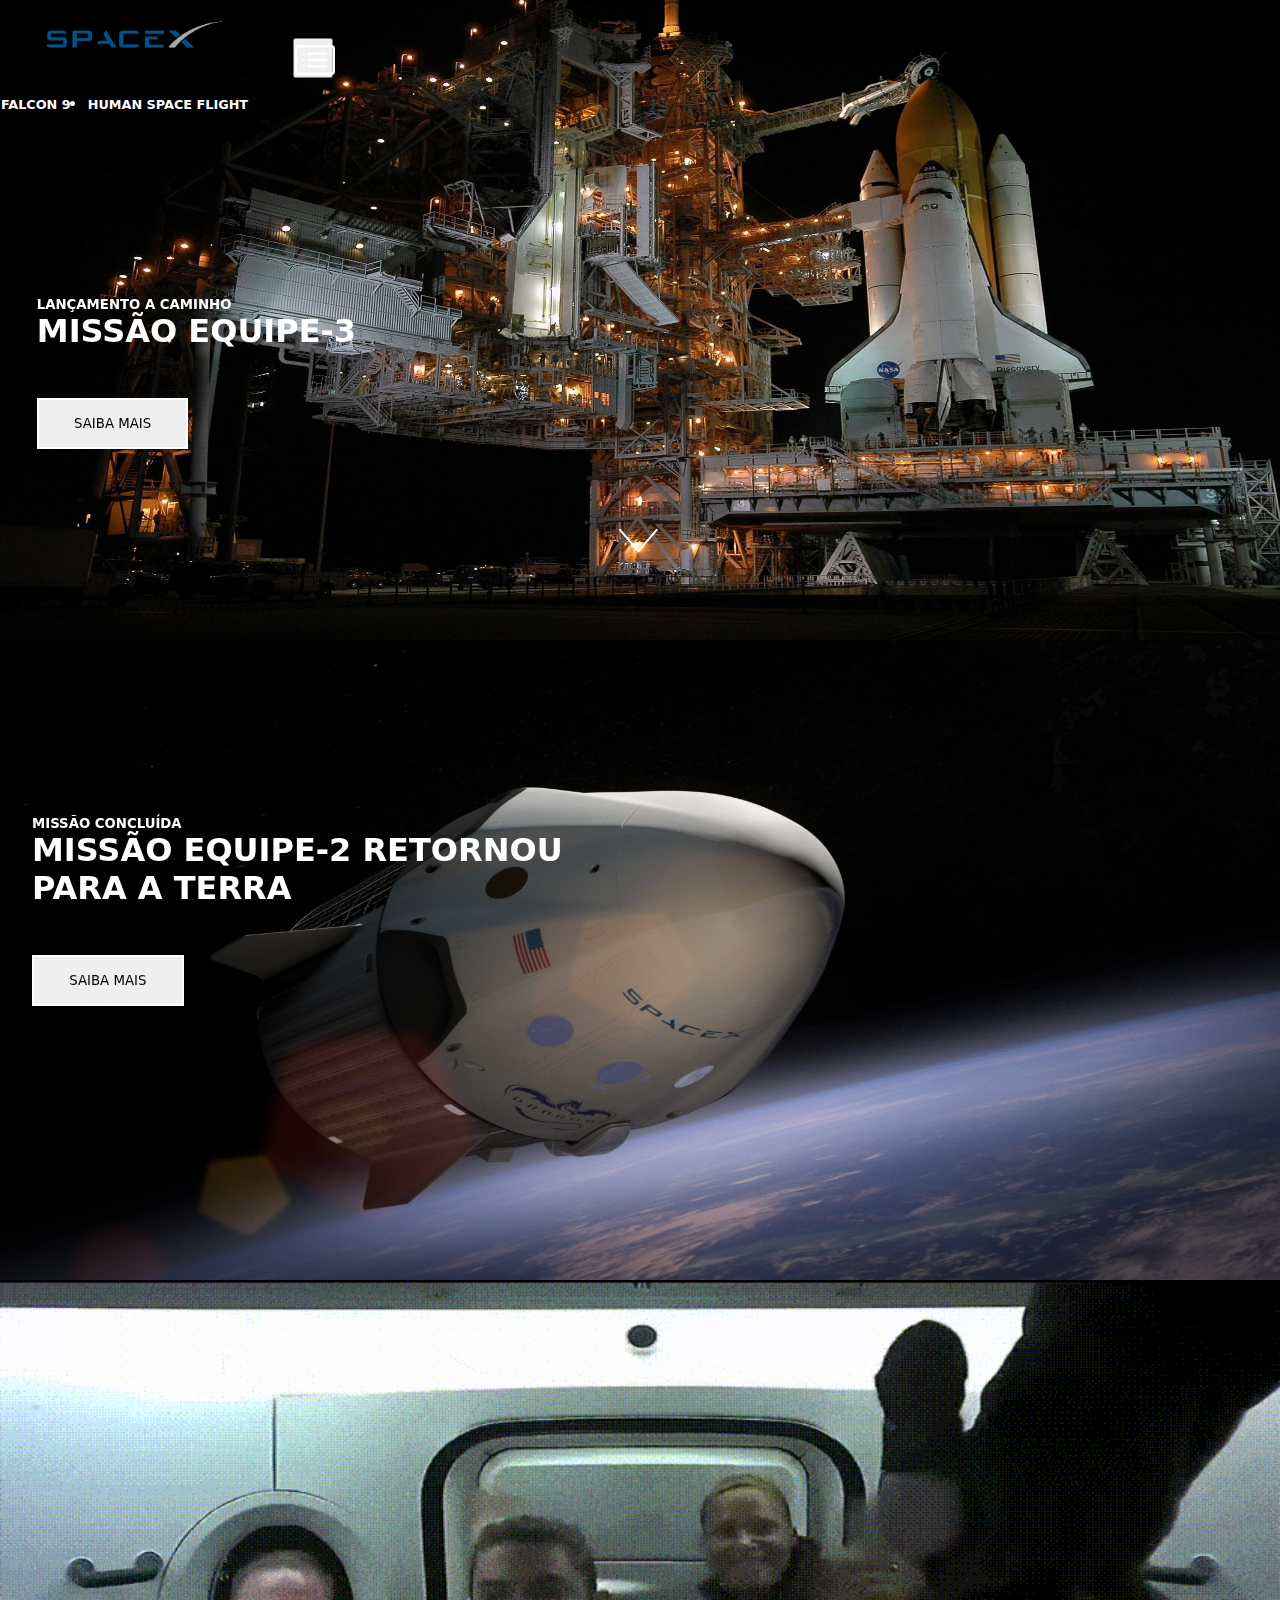
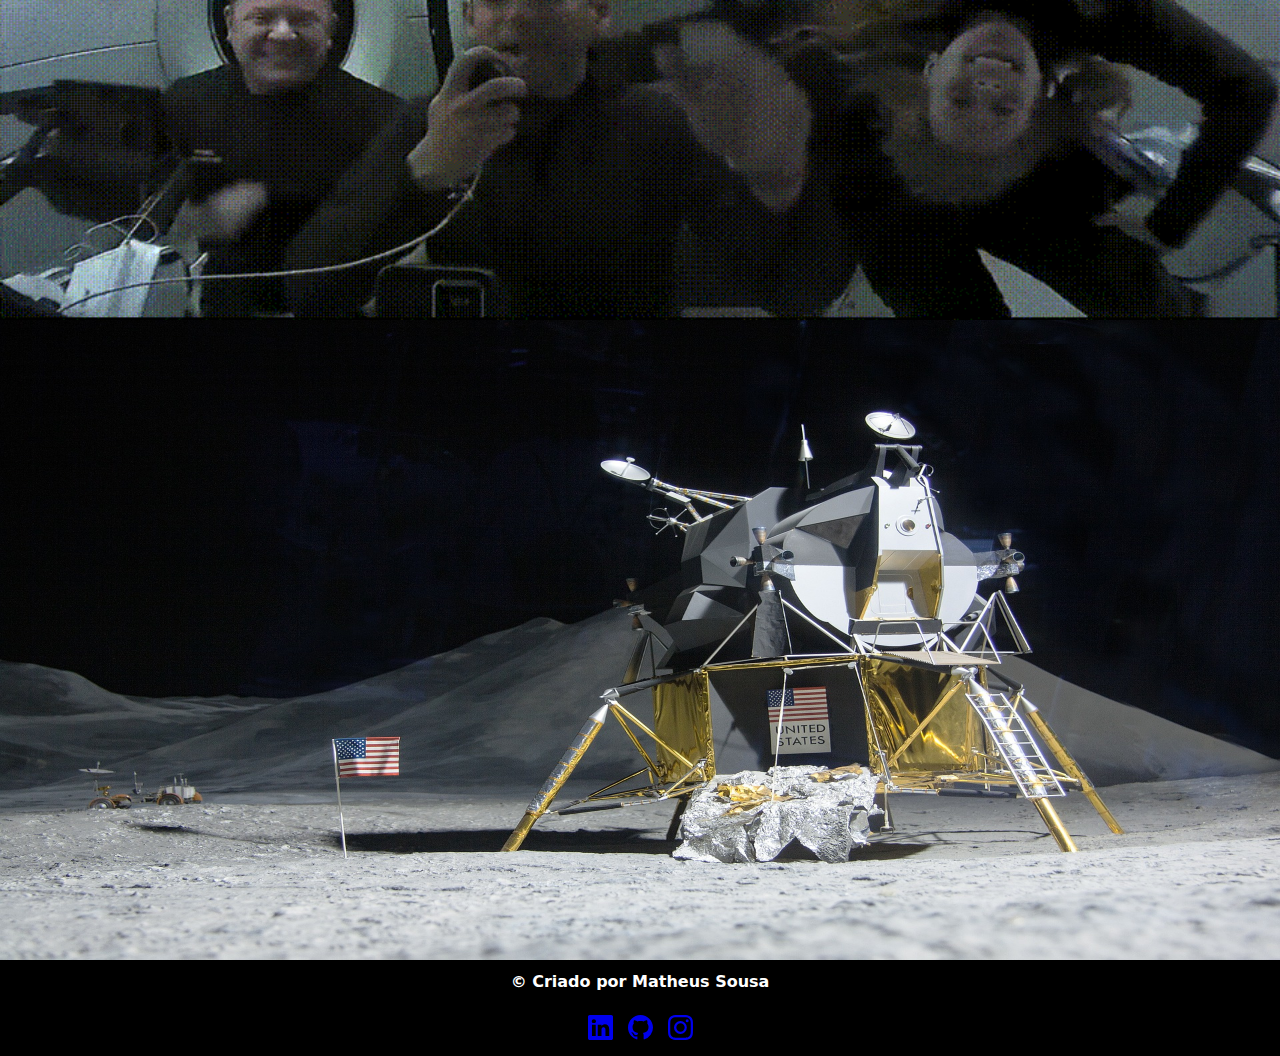
<file: index.html>
<!DOCTYPE html>
<html lang="pt-br">
<head>
  <meta charset="UTF-8">
  <meta http-equiv="X-UA-Compatible" content="IE=edge">
  <meta name="viewport" content="width=device-width, initial-scale=1.0">

  <!--Importação Favicon-->
  <link rel="shortcut icon" href="./Imagens/favicon.png" type="image/x-icon">

  <!--Importação Bootstrap-->
  <link href="https://cdn.jsdelivr.net/npm/bootstrap@5.1.3/dist/css/bootstrap.min.css" rel="stylesheet" integrity="sha384-1BmE4kWBq78iYhFldvKuhfTAU6auU8tT94WrHftjDbrCEXSU1oBoqyl2QvZ6jIW3" crossorigin="anonymous">
  <script src="https://cdn.jsdelivr.net/npm/bootstrap@5.1.3/dist/js/bootstrap.bundle.min.js" integrity="sha384-ka7Sk0Gln4gmtz2MlQnikT1wXgYsOg+OMhuP+IlRH9sENBO0LRn5q+8nbTov4+1p" crossorigin="anonymous" defer></script> 

  <!--Importação CSS-->
  <link rel="stylesheet" href="./css/style.css">

  <!--Importação Animação AOS-->
  <link href="https://unpkg.com/aos@2.3.1/dist/aos.css" rel="stylesheet">

  <!--Importação JS-->
  <script src="./index.js" defer></script>

  <title>SpaceX</title>
</head>
<body>

  <div id="indicator"></div>

<!--Conteúdo Todo-->
<div id="mainContent">

  <!--Conteúdo Principal-->
  <main id="main-content">

  <!--Header-->
    <header>
      <nav class="navbar navbar-expand-lg bg-body-tertiary">
        <div class="container-fluid">
          <a class="navbar-brand" href="#"><img src="./Imagens/spaceX.png" alt="logoObc" class="img-fluid" id="imgLogo"></a>
          <button class="navbar-toggler" type="button" data-bs-toggle="collapse" data-bs-target="#navbarNav" aria-controls="navbarNav" aria-expanded="false" aria-label="Toggle navigation" style="color: transparent;">
          <span class="navbar-toggler-icon"><svg xmlns="http://www.w3.org/2000/svg" width="2.5rem" height="2.5rem" fill="currentColor" class="bi bi-card-list" style="color: #fff;" viewBox="0 0 16 16">
            <path d="M14.5 3a.5.5 0 0 1 .5.5v9a.5.5 0 0 1-.5.5h-13a.5.5 0 0 1-.5-.5v-9a.5.5 0 0 1 .5-.5h13zm-13-1A1.5 1.5 0 0 0 0 3.5v9A1.5 1.5 0 0 0 1.5 14h13a1.5 1.5 0 0 0 1.5-1.5v-9A1.5 1.5 0 0 0 14.5 2h-13z"/>
            <path d="M5 8a.5.5 0 0 1 .5-.5h7a.5.5 0 0 1 0 1h-7A.5.5 0 0 1 5 8zm0-2.5a.5.5 0 0 1 .5-.5h7a.5.5 0 0 1 0 1h-7a.5.5 0 0 1-.5-.5zm0 5a.5.5 0 0 1 .5-.5h7a.5.5 0 0 1 0 1h-7a.5.5 0 0 1-.5-.5zm-1-5a.5.5 0 1 1-1 0 .5.5 0 0 1 1 0zM4 8a.5.5 0 1 1-1 0 .5.5 0 0 1 1 0zm0 2.5a.5.5 0 1 1-1 0 .5.5 0 0 1 1 0z"/>
          </svg></span>
          </button>
        <div class="collapse navbar-collapse" id="navbarNav">
          <ul class="navbar-nav">
            <li><a href="./falcon9.html" class="navBarBtn link">Falcon 9</a></li>
            <li><a href="./human.html" class="navBarBtn link">Human Space Flight</a></li>
            </ul>
          </div>
        </div> 
      </nav>
    </header>
    
    <div id="content" data-aos="fade-up" data-aos-duration="1000">
      <h5>LANÇAMENTO A CAMINHO</h5>
      <h1>MISSÃO EQUIPE-3</h1>
      <button class="btn btn-outline-light" id="mainBtn">Saiba Mais</button>
    </div>
    <img src="./Imagens/home/arrowDown.gif" alt="imgArrowDown" id="arrowDown">
  </main>

  <!--Segundo Conteúdo-->
  <section id="content-two">
    <div id="contentTwo" data-aos="fade-right" data-aos-duration="1000">
      <h5>MISSÃO CONCLUÍDA</h5>
      <h1>MISSÃO EQUIPE-2 RETORNOU PARA A TERRA</h1>
      <button class="btn btn-outline-light" id="mainBtnTwo">Saiba Mais</button>
    </div>
  </section>

  <!--Terceiro Conteúdo-->
  <section id="content-third">
    <div id="contentThird" data-aos="fade-down" data-aos-duration="1000">
      <h5>MISSÃO CONCLUÍDA</h5>
      <h1>MISSÃO EQUIPE-2 RETORNOU PARA A TERRA</h1>
      <button class="btn btn-outline-light" id="mainBtnThird">Saiba Mais</button>
    </div>
  </section>

  <!--Quarto Conteúdo-->
  <section id="content-fourth">
    <div id="contentFourth" data-aos="fade-down-right" data-aos-duration="1000">
      <h1>STARSHIP POUSA ASTRONAUTAS DA NASA NA LUA</h1>
      <button class="btn btn-outline-light" id="mainBtnFourth">Saiba Mais</button>
    </div>
  </section>

  <!--Footer-->
  <footer>
    <p id="titleFooter">&copy; Criado por Matheus Sousa</p>
    <div id="icons">
      <a target="_blank" href="https://www.linkedin.com/in/matheussousadev/"><svg xmlns="http://www.w3.org/2000/svg" width="25" height="25" fill="currentColor" class="bi bi-linkedin icon" viewBox="0 0 16 16">
        <path d="M0 1.146C0 .513.526 0 1.175 0h13.65C15.474 0 16 .513 16 1.146v13.708c0 .633-.526 1.146-1.175 1.146H1.175C.526 16 0 15.487 0 14.854V1.146zm4.943 12.248V6.169H2.542v7.225h2.401zm-1.2-8.212c.837 0 1.358-.554 1.358-1.248-.015-.709-.52-1.248-1.342-1.248-.822 0-1.359.54-1.359 1.248 0 .694.521 1.248 1.327 1.248h.016zm4.908 8.212V9.359c0-.216.016-.432.08-.586.173-.431.568-.878 1.232-.878.869 0 1.216.662 1.216 1.634v3.865h2.401V9.25c0-2.22-1.184-3.252-2.764-3.252-1.274 0-1.845.7-2.165 1.193v.025h-.016a5.54 5.54 0 0 1 .016-.025V6.169h-2.4c.03.678 0 7.225 0 7.225h2.4z"/>
        </svg></a> 
      <a target="_blank" href="https://github.com/MatheusSousa000"><svg xmlns="http://www.w3.org/2000/svg" width="25" height="25" fill="currentColor" class="bi bi-github icon" viewBox="0 0 16 16">
        <path d="M8 0C3.58 0 0 3.58 0 8c0 3.54 2.29 6.53 5.47 7.59.4.07.55-.17.55-.38 0-.19-.01-.82-.01-1.49-2.01.37-2.53-.49-2.69-.94-.09-.23-.48-.94-.82-1.13-.28-.15-.68-.52-.01-.53.63-.01 1.08.58 1.23.82.72 1.21 1.87.87 2.33.66.07-.52.28-.87.51-1.07-1.78-.2-3.64-.89-3.64-3.95 0-.87.31-1.59.82-2.15-.08-.2-.36-1.02.08-2.12 0 0 .67-.21 2.2.82.64-.18 1.32-.27 2-.27.68 0 1.36.09 2 .27 1.53-1.04 2.2-.82 2.2-.82.44 1.1.16 1.92.08 2.12.51.56.82 1.27.82 2.15 0 3.07-1.87 3.75-3.65 3.95.29.25.54.73.54 1.48 0 1.07-.01 1.93-.01 2.2 0 .21.15.46.55.38A8.012 8.012 0 0 0 16 8c0-4.42-3.58-8-8-8z"/>
        </svg></a> 
      <a target="_blank" href="https://www.instagram.com/devlpsousa/"><svg xmlns="http://www.w3.org/2000/svg" width="25" height="25" fill="currentColor" class="bi bi-instagram icon" viewBox="0 0 16 16">
        <path d="M8 0C5.829 0 5.556.01 4.703.048 3.85.088 3.269.222 2.76.42a3.917 3.917 0 0 0-1.417.923A3.927 3.927 0 0 0 .42 2.76C.222 3.268.087 3.85.048 4.7.01 5.555 0 5.827 0 8.001c0 2.172.01 2.444.048 3.297.04.852.174 1.433.372 1.942.205.526.478.972.923 1.417.444.445.89.719 1.416.923.51.198 1.09.333 1.942.372C5.555 15.99 5.827 16 8 16s2.444-.01 3.298-.048c.851-.04 1.434-.174 1.943-.372a3.916 3.916 0 0 0 1.416-.923c.445-.445.718-.891.923-1.417.197-.509.332-1.09.372-1.942C15.99 10.445 16 10.173 16 8s-.01-2.445-.048-3.299c-.04-.851-.175-1.433-.372-1.941a3.926 3.926 0 0 0-.923-1.417A3.911 3.911 0 0 0 13.24.42c-.51-.198-1.092-.333-1.943-.372C10.443.01 10.172 0 7.998 0h.003zm-.717 1.442h.718c2.136 0 2.389.007 3.232.046.78.035 1.204.166 1.486.275.373.145.64.319.92.599.28.28.453.546.598.92.11.281.24.705.275 1.485.039.843.047 1.096.047 3.231s-.008 2.389-.047 3.232c-.035.78-.166 1.203-.275 1.485a2.47 2.47 0 0 1-.599.919c-.28.28-.546.453-.92.598-.28.11-.704.24-1.485.276-.843.038-1.096.047-3.232.047s-2.39-.009-3.233-.047c-.78-.036-1.203-.166-1.485-.276a2.478 2.478 0 0 1-.92-.598 2.48 2.48 0 0 1-.6-.92c-.109-.281-.24-.705-.275-1.485-.038-.843-.046-1.096-.046-3.233 0-2.136.008-2.388.046-3.231.036-.78.166-1.204.276-1.486.145-.373.319-.64.599-.92.28-.28.546-.453.92-.598.282-.11.705-.24 1.485-.276.738-.034 1.024-.044 2.515-.045v.002zm4.988 1.328a.96.96 0 1 0 0 1.92.96.96 0 0 0 0-1.92zm-4.27 1.122a4.109 4.109 0 1 0 0 8.217 4.109 4.109 0 0 0 0-8.217zm0 1.441a2.667 2.667 0 1 1 0 5.334 2.667 2.667 0 0 1 0-5.334z"/>
        </svg></a> 
    </div>
  </footer>

</div>

  <!--Importação do Script da Animação AOS-->
  <script src="https://unpkg.com/aos@2.3.1/dist/aos.js"></script>
  <script>
    AOS.init();
  </script>

</body>
</html>
</file>
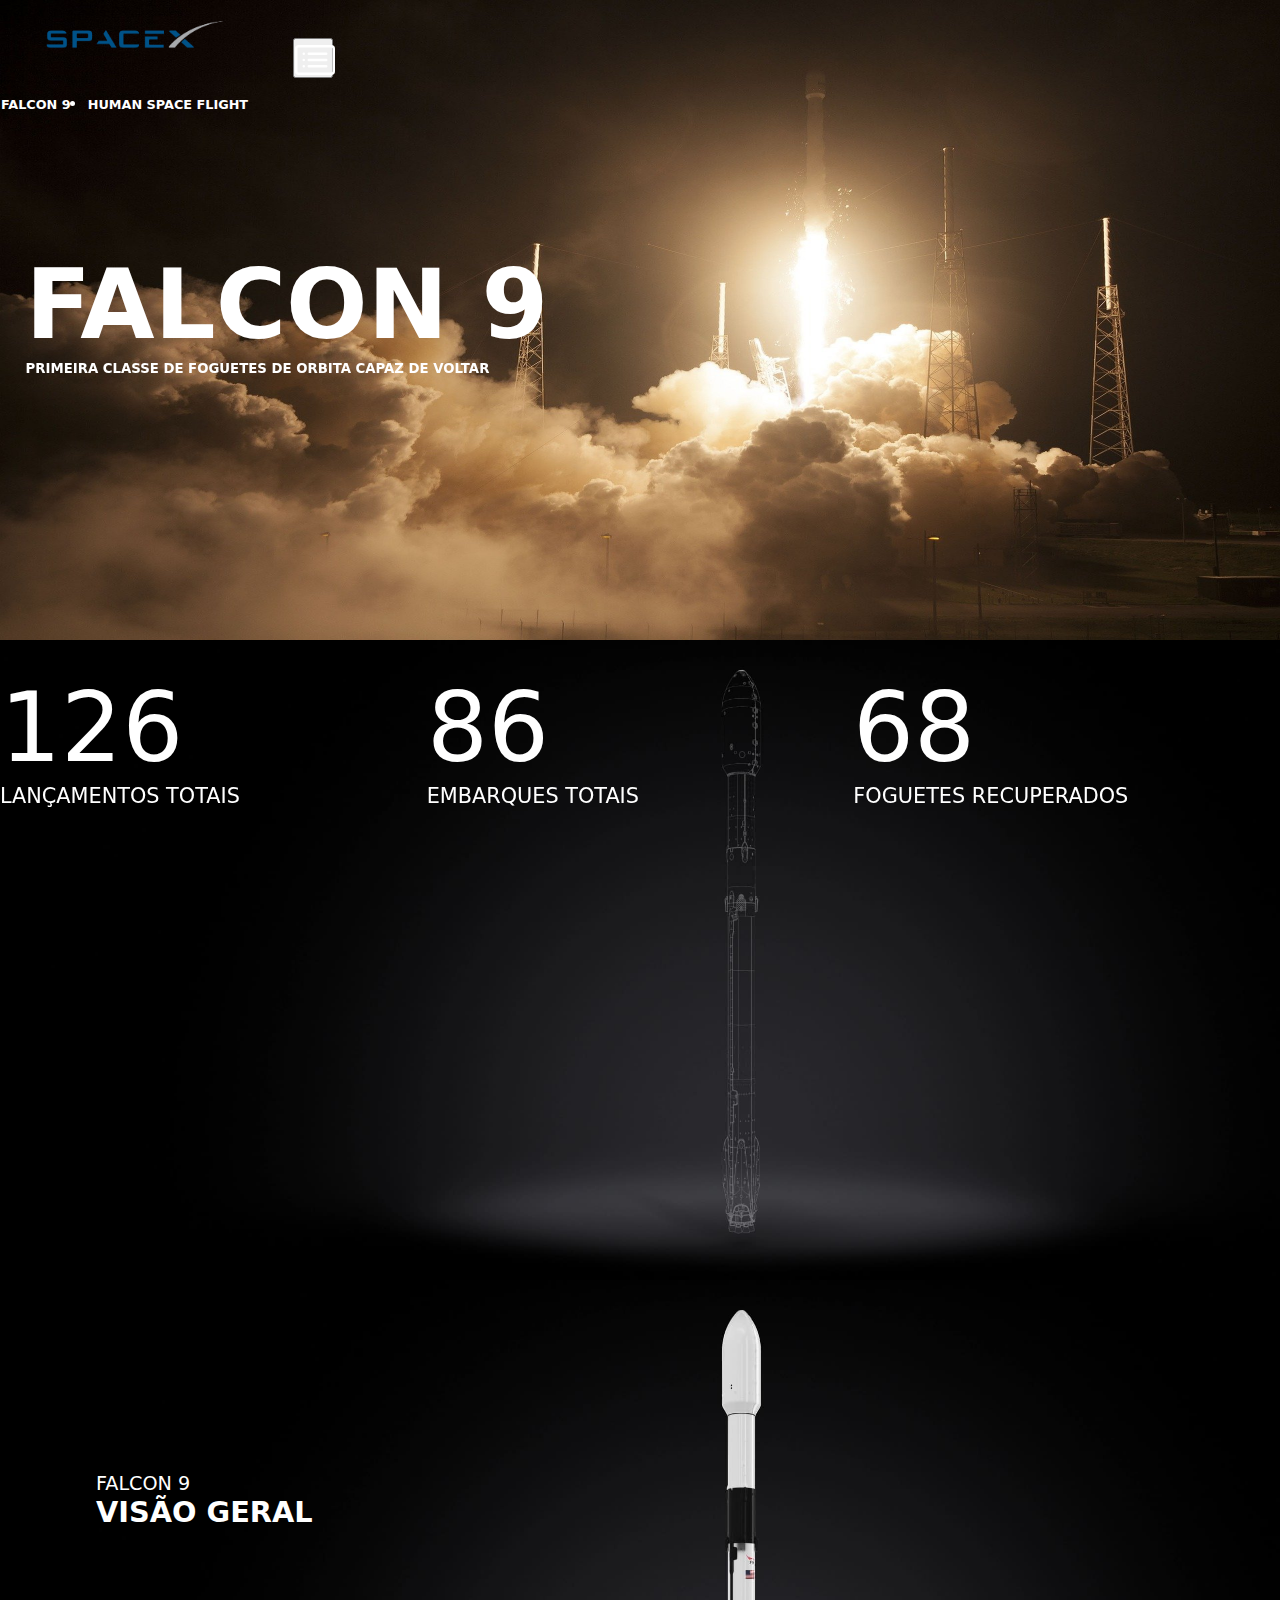
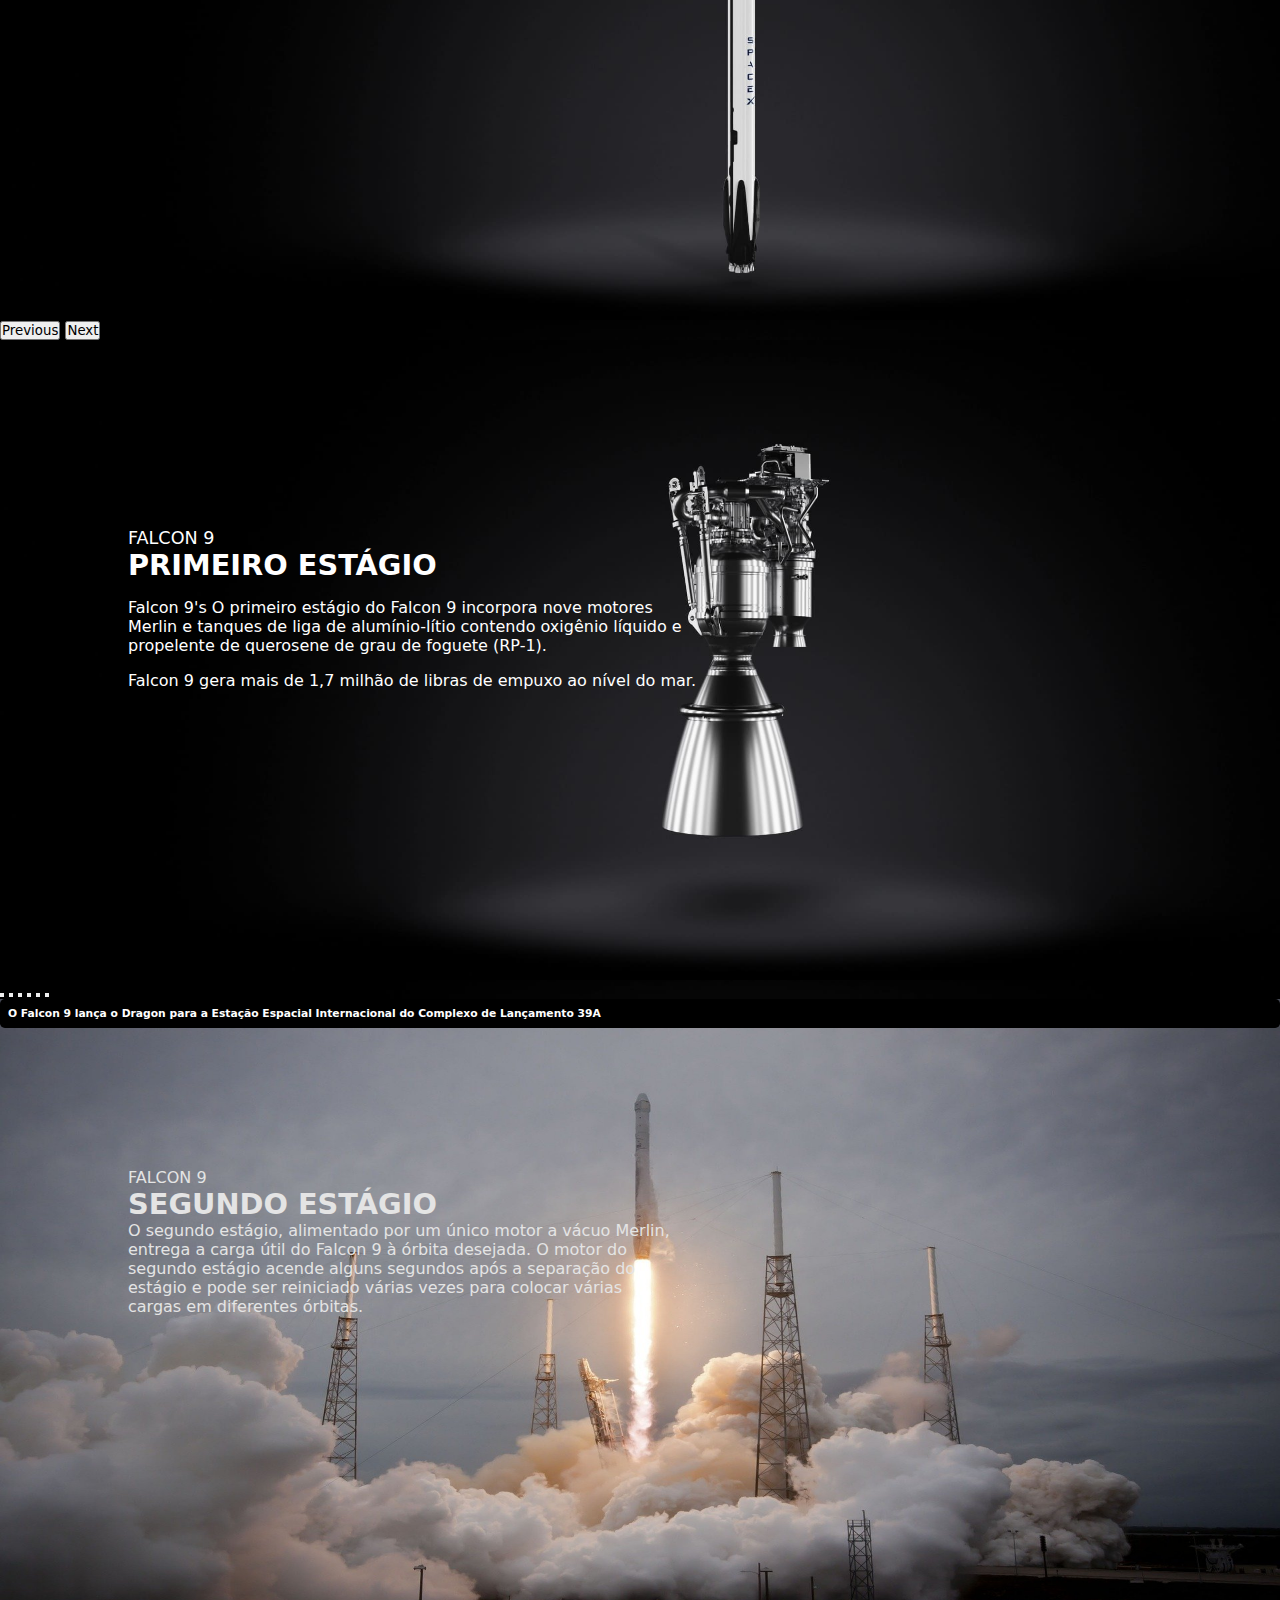
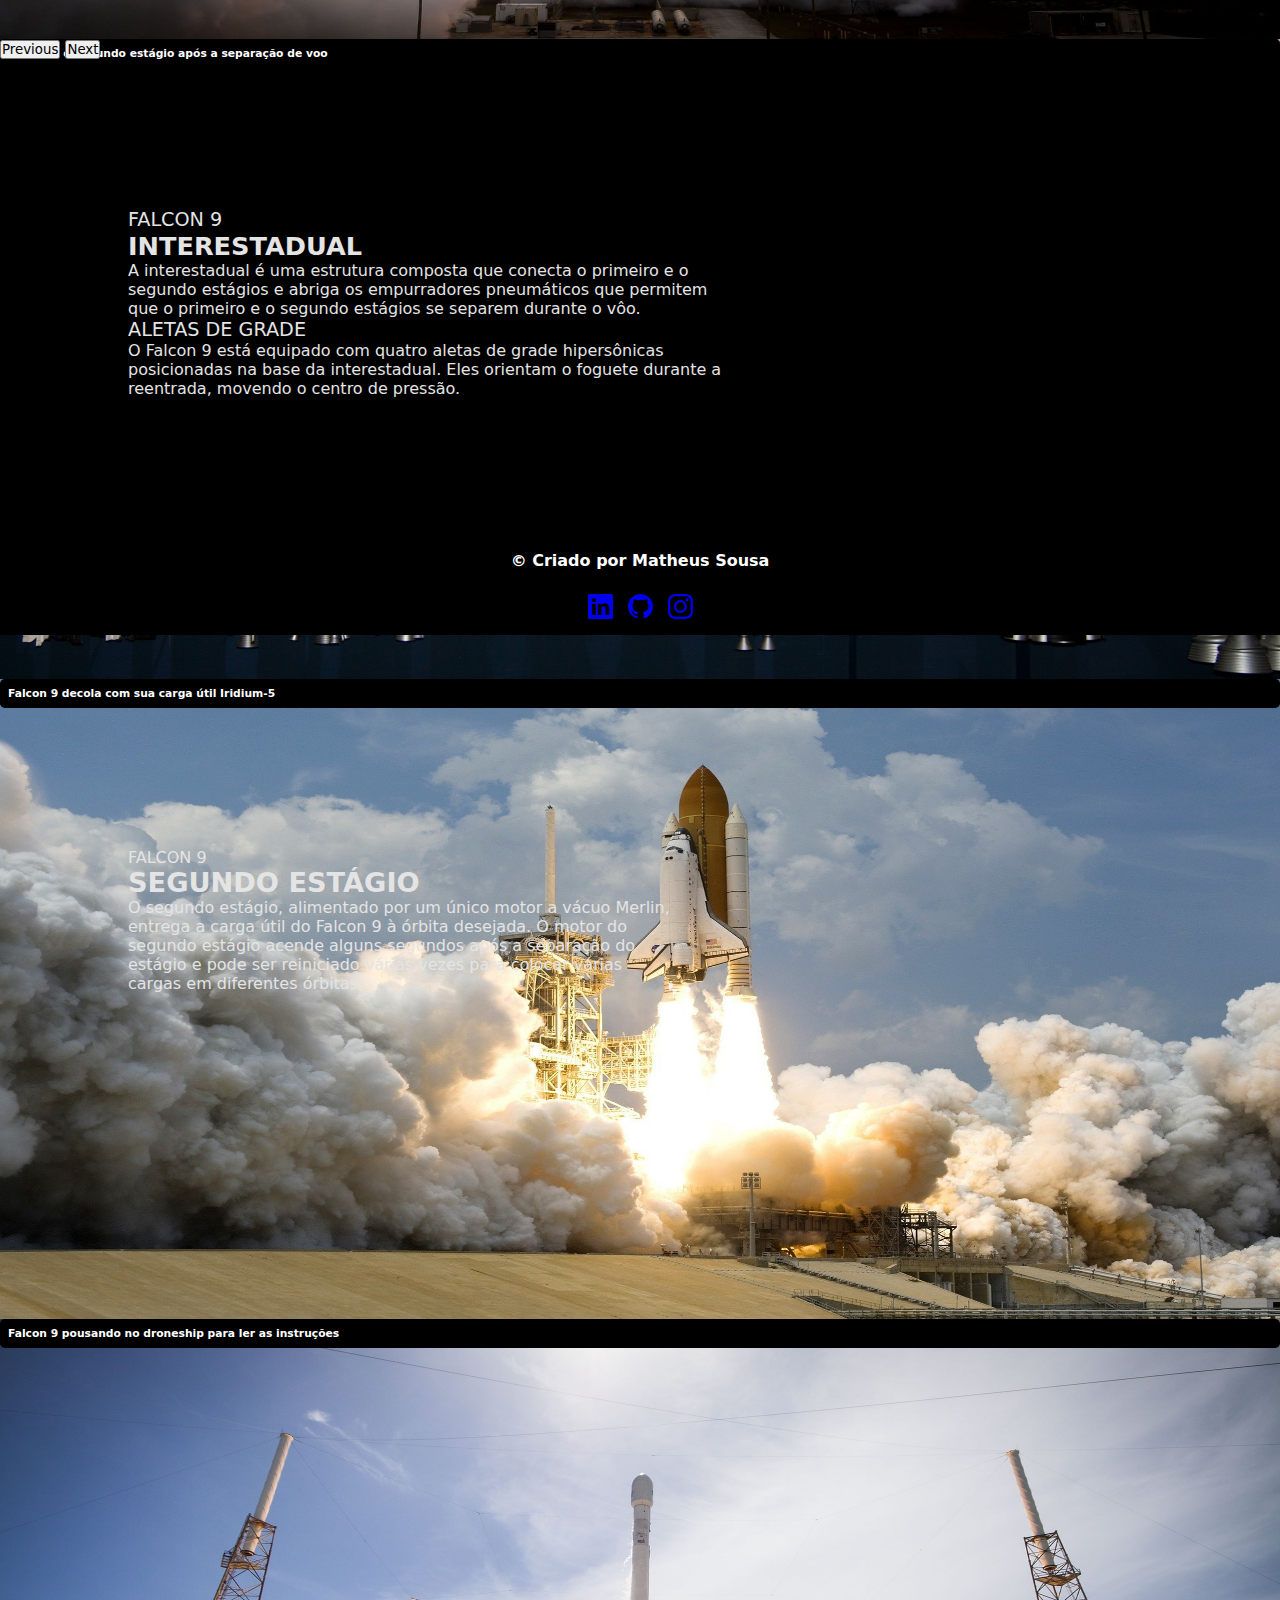
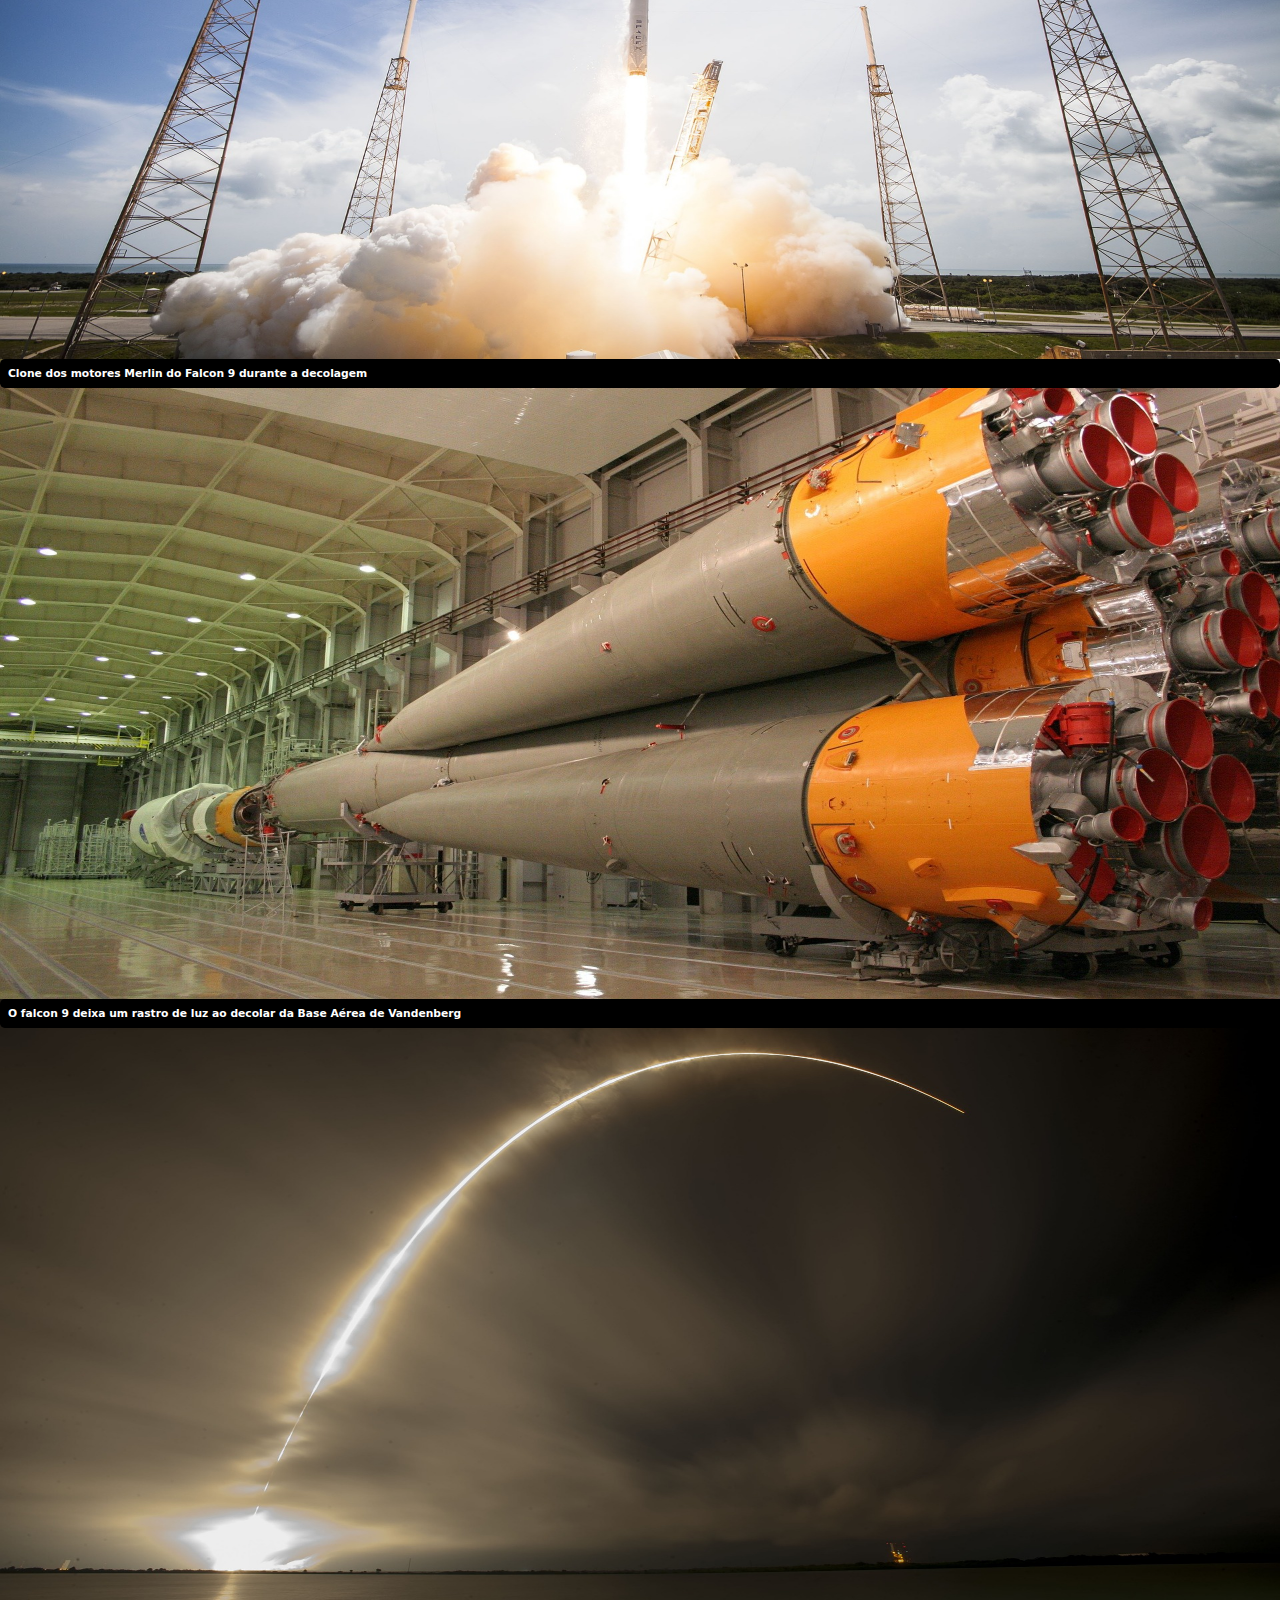
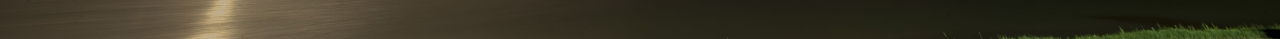
<file: falcon9.html>
<!DOCTYPE html>
<html lang="pt-br">
<head>
  <meta charset="UTF-8">
  <meta http-equiv="X-UA-Compatible" content="IE=edge">
  <meta name="viewport" content="width=device-width, initial-scale=1.0">

  <!--Importação Favicon-->
  <link rel="shortcut icon" href="./Imagens/favicon.png" type="image/x-icon">

  <!--Importação Bootstrap-->
  <link href="https://cdn.jsdelivr.net/npm/bootstrap@5.1.3/dist/css/bootstrap.min.css" rel="stylesheet" integrity="sha384-1BmE4kWBq78iYhFldvKuhfTAU6auU8tT94WrHftjDbrCEXSU1oBoqyl2QvZ6jIW3" crossorigin="anonymous">
  <script src="https://cdn.jsdelivr.net/npm/bootstrap@5.1.3/dist/js/bootstrap.bundle.min.js" integrity="sha384-ka7Sk0Gln4gmtz2MlQnikT1wXgYsOg+OMhuP+IlRH9sENBO0LRn5q+8nbTov4+1p" crossorigin="anonymous" defer></script> 

  <!--Importação CSS-->
  <link rel="stylesheet" href="./css/falcon9.css">

  <!--Importação Animação AOS-->
  <link href="https://unpkg.com/aos@2.3.1/dist/aos.css" rel="stylesheet">

  <title>SpaceX</title>
</head>
<body>

<!--Conteúdo Todo-->
<div id="mainContent">

  <!--Conteúdo Principal-->
  <main id="main-content">

    <!--Header-->
    <header>
      <nav class="navbar navbar-expand-lg bg-body-tertiary">
        <div class="container-fluid">
          <a class="navbar-brand" href="./index.html"><img src="./Imagens/spaceX.png" alt="logoObc" class="img-fluid" id="imgLogo"></a>
          <button class="navbar-toggler" type="button" data-bs-toggle="collapse" data-bs-target="#navbarNav" aria-controls="navbarNav" aria-expanded="false" aria-label="Toggle navigation" style="color:transparent">
          <span class="navbar-toggler-icon"><svg xmlns="http://www.w3.org/2000/svg" width="2.5rem" height="2.5rem" fill="currentColor" class="bi bi-card-list" style="color:#fff" viewBox="0 0 16 16">
            <path d="M14.5 3a.5.5 0 0 1 .5.5v9a.5.5 0 0 1-.5.5h-13a.5.5 0 0 1-.5-.5v-9a.5.5 0 0 1 .5-.5h13zm-13-1A1.5 1.5 0 0 0 0 3.5v9A1.5 1.5 0 0 0 1.5 14h13a1.5 1.5 0 0 0 1.5-1.5v-9A1.5 1.5 0 0 0 14.5 2h-13z"/>
            <path d="M5 8a.5.5 0 0 1 .5-.5h7a.5.5 0 0 1 0 1h-7A.5.5 0 0 1 5 8zm0-2.5a.5.5 0 0 1 .5-.5h7a.5.5 0 0 1 0 1h-7a.5.5 0 0 1-.5-.5zm0 5a.5.5 0 0 1 .5-.5h7a.5.5 0 0 1 0 1h-7a.5.5 0 0 1-.5-.5zm-1-5a.5.5 0 1 1-1 0 .5.5 0 0 1 1 0zM4 8a.5.5 0 1 1-1 0 .5.5 0 0 1 1 0zm0 2.5a.5.5 0 1 1-1 0 .5.5 0 0 1 1 0z"/>
          </svg></span>
          </button>
        <div class="collapse navbar-collapse" id="navbarNav">
          <ul class="navbar-nav">
            <li><a href="#" class="navBarBtn link">Falcon 9</a></li>
            <li><a href="./human.html" class="navBarBtn link">Human Space Flight</a></li>
            </ul>
          </div>
        </div>
      </nav>
    </header>
    
    <div class="text-center" id="content" data-aos="fade-up" data-aos-duration="1000">
      <h1 id="titleOne">FALCON 9</h1>
      <h5 id="paragraphOne">PRIMEIRA CLASSE DE FOGUETES DE ORBITA CAPAZ DE VOLTAR</h5>
    </div>
  </main>

  <!--Segundo Conteúdo-->
  <section id="content-two">
    <div id="contentTwo" class="text-center" data-aos="fade-down" data-aos-duration="1000">
      <div id="content1">
        <p class="titleContent" data-aos="flip-left" data-aos-duration="1500">126</p>
        <p class="descriptionContent">LANÇAMENTOS TOTAIS</p>
      </div>
      <div id="content2">
        <p class="titleContent" data-aos="flip-left" data-aos-duration="1500">86</p>
        <p class="descriptionContent">EMBARQUES TOTAIS</p>
      </div>
      <div id="content3">
        <p class="titleContent" data-aos="flip-left" data-aos-duration="1500">68</p>
        <p class="descriptionContent">FOGUETES RECUPERADOS</p>
      </div>
    </div>
    <p id="mainTitle" data-aos="fade-right" data-aos-duration="1000">O Falcon 9 é um foguete reutilizável de dois estágios projetado e fabricado pela SpaceX para o transporte confiável e seguro de pessoas e cargas úteis para a órbita da Terra e além. Falcon 9 é o primeiro foguete reutilizável de classe orbital do mundo. A capacidade de reutilização permite que a SpaceX refile as partes mais caras do foguete, o que, por sua vez, reduz o custo do acesso ao espaço.</p>
  </section>

  <!--Terceiro Conteúdo-->
  <section id="content-third">
    <div>
      <div id="carouselExample" class="carousel slide carousel-fade">
        <div class="carousel-inner" style="cursor: default;">
          <div class="carousel-item active one">
            <div id="tableOne">
              <p id="titleTable">FALCON 9</p>
              <p id="descriptionTable">VISÃO GERAL</p>
              <table class="table" id="widthTable">
              <tbody>
                  <tr data-aos="fade-right" data-aos-duration="1500" class="aos-init aos-animate">
                      <td>ALTURA</td>
                      <td class="text-end">70 m<span class="corEscuraTxt">/ 229.6 f</span></td>
                  </tr>

                  <tr data-aos="fade-right" data-aos-duration="1200" class="aos-init aos-animate">
                      <td>DIAMETRO</td>
                      <td class="text-end">3.7 m<span class="corEscuraTxt"> / 12 ft</span></td>
                  </tr>

                  <tr data-aos="fade-right" data-aos-duration="1500" class="aos-init aos-animate">
                      <td>MASSA</td>
                      <td class="text-end">549,054 kg<span class="corEscuraTxt"> / 1,207,920 lb</span></td>
                  </tr>

                  <tr data-aos="fade-right" data-aos-duration="1400" class="aos-init aos-animate">
                      <td>CARGA MÁXIMA PARA LEO</td>
                      <td class="text-end">22,800 kg<span class="corEscuraTxt"> / 50,265 lb</span></td>
                  </tr>

                  <tr data-aos="fade-right" data-aos-duration="1600" class="aos-init aos-animate">
                      <td>CARGA MÁXIMA PARA GTO</td>
                      <td class="text-end">8,300 kg<span class="corEscuraTxt"> / 18,300 lb</span></td>
                  </tr>

                  <tr data-aos="fade-right" data-aos-duration="1300" class="aos-init aos-animate">
                      <td>CARGA MÁXIMA PARA MARTE</td>
                      <td class="text-end">4,020 kg<span class="corEscuraTxt"> / 8,860 lb</span></td>
                  </tr>
              </tbody>
          </table>
            </div>

          </div>
          <div class="carousel-item two">
            <div id="content">
              <p id="titleOne">FALCON 9</p>
              <p id="titleTwo">PRIMEIRO ESTÁGIO</p>
              <p id="descriptionOne">Falcon 9's O primeiro estágio do Falcon 9 incorpora nove motores Merlin e tanques de liga de alumínio-lítio contendo oxigênio líquido e propelente de querosene de grau de foguete (RP-1).</p>
              <p id="descriptionTwo">Falcon 9 gera mais de 1,7 milhão de libras de empuxo ao nível do mar.</p>
            </div>
          </div>
          <div class="carousel-item third">
            <div id="content">
              <p id="titleOne">FALCON 9</p>
              <p id="titleTwo">SEGUNDO ESTÁGIO</p>
              <p id="descriptionOne">O segundo estágio, alimentado por um único motor a vácuo Merlin, entrega a carga útil do Falcon 9 à órbita desejada. O motor do segundo estágio acende alguns segundos após a separação do estágio e pode ser reiniciado várias vezes para colocar várias cargas em diferentes órbitas.</p>
              <table class="table" id="widthTable">
                <tbody>
                    <tr data-aos="fade-right" data-aos-duration="1500" class="aos-init aos-animate">
                        <td>NÚMERO DE MOTORES</td>
                        <td class="text-end">1 vacuum</td>
                    </tr>
  
                    <tr data-aos="fade-right" data-aos-duration="1200" class="aos-init aos-animate">
                        <td>TEMPO DE QUEIMA</td>
                        <td class="text-end">397seg</td>
                    </tr>
  
                    <tr data-aos="fade-right" data-aos-duration="1500" class="aos-init aos-animate">
                        <td>IMPULSO</td>
                        <td class="text-end">981 kN / 220.500 lbf</td>
                    </tr>
                </tbody>
            </table>
            </div>
          </div>
          <div class="carousel-item fourth">
            <div id="content">
              <p class="title">FALCON 9</p>
              <p id="mainTitle">INTERESTADUAL</p>
              <p class="description">A interestadual é uma estrutura composta que conecta o primeiro e o segundo estágios e abriga os empurradores pneumáticos que permitem que o primeiro e o segundo estágios se separem durante o vôo.</p>
              <p class="title">ALETAS DE GRADE</p>
              <p class="description">O Falcon 9 está equipado com quatro aletas de grade hipersônicas posicionadas na base da interestadual. Eles orientam o foguete durante a reentrada, movendo o centro de pressão.
              </p>
            </div>
          </div>
          <div class="carousel-item five">
            <div id="content">
              <p id="titleOne">FALCON 9</p>
              <p id="titleTwo">SEGUNDO ESTÁGIO</p>
              <p id="descriptionOne">O segundo estágio, alimentado por um único motor a vácuo Merlin, entrega a carga útil do Falcon 9 à órbita desejada. O motor do segundo estágio acende alguns segundos após a separação do estágio e pode ser reiniciado várias vezes para colocar várias cargas em diferentes órbitas.</p>
              <table class="table" id="widthTable">
                <tbody>
                    <tr data-aos="fade-right" data-aos-duration="1500" class="aos-init aos-animate">
                        <td>ALTURA</td>
                        <td class="text-end">13,1m /43 ft</td>
                    </tr>
  
                    <tr data-aos="fade-right" data-aos-duration="1200" class="aos-init aos-animate">
                        <td>DIÂMETRO</td>
                        <td class="text-end">5,2m /17,1 ft</td>
                    </tr>

                </tbody>
            </table>
            </div>
          </div>
        </div>
        <button class="carousel-control-prev" type="button" data-bs-target="#carouselExample" data-bs-slide="prev">
          <span class="carousel-control-prev-icon" aria-hidden="true"></span>
          <span class="visually-hidden">Previous</span>
        </button>
        <button class="carousel-control-next" type="button" data-bs-target="#carouselExample" data-bs-slide="next">
          <span class="carousel-control-next-icon" aria-hidden="true"></span>
          <span class="visually-hidden">Next</span>
        </button>
      </div>
    </div>
  </section>

  <!--Quarto Conteúdo-->
  <section id="content-fourth">
    <div id="content" data-aos="fade-right" data-aos-duration="1000">
      <p id="titleOne">FALCON 9</p>
      <p id="titleTwo">MERLIN</p>
      <p id="descriptionOne">Merlin é uma família de motores de foguete desenvolvidos pela SpaceX para uso em seus veículos de lançamento Falcon 1, Falcon 9 e Falcon Heavy. Os motores Merlin usam querosene de grau de foguete (RP-1) e oxigênio líquido como propelentes de foguete em um ciclo de energia de gerador a gás. O motor Merlin foi originalmente projetado para recuperação e reutilização.</p>
      <table class="table" id="widthTable">
        <tbody>
            <tr data-aos="fade-right" data-aos-duration="1500" class="aos-init aos-animate">
                <td>PROPULSOR</td>
                <td class="text-end">LOX / RP-1</td>
            </tr>

            <tr data-aos="fade-right" data-aos-duration="1200" class="aos-init aos-animate">
                <td>IMPULSO</td>
                <td class="text-end">845 kN / 190.000 lbf</td>
            </tr>

        </tbody>
    </table>
  </section>

  <!--Quinto Conteúdo-->
  <section id="content-five">
    <div id="content">
      <div id="carouselExampleDark" class="carousel carousel-dark slide">
        <div class="carousel-indicators">
          <button type="button" data-bs-target="#carouselExampleDark" data-bs-slide-to="0" class="active" aria-current="true" aria-label="Slide 1"></button>
          <button type="button" data-bs-target="#carouselExampleDark" data-bs-slide-to="1" aria-label="Slide 2"></button>
          <button type="button" data-bs-target="#carouselExampleDark" data-bs-slide-to="2" aria-label="Slide 3"></button>
          <button type="button" data-bs-target="#carouselExampleDark" data-bs-slide-to="3" aria-label="Slide 4"></button>
          <button type="button" data-bs-target="#carouselExampleDark" data-bs-slide-to="4" aria-label="Slide 5"></button>
          <button type="button" data-bs-target="#carouselExampleDark" data-bs-slide-to="5" aria-label="Slide 6"></button>
        </div>
        <div class="carousel-inner">
          <div class="carousel-item active one" data-bs-interval="10000">
            <div class="carousel-caption d-none d-md-block">
              <h6 class="paragraph">O Falcon 9 lança o Dragon para a Estação Espacial Internacional do Complexo de Lançamento 39A</h6>
            </div>
          </div>
          <div class="carousel-item two" data-bs-interval="2000">
            <div class="carousel-caption d-none d-md-block">
              <h6 class="paragraph">Primeiro e segundo estágio após a separação de voo</h6>
            </div>
          </div>
          <div class="carousel-item third">
            <div class="carousel-caption d-none d-md-block">
              <h6 class="paragraph">Falcon 9 decola com sua carga útil Iridium-5</h6>
            </div>
          </div>
          <div class="carousel-item fourth">
            <div class="carousel-caption d-none d-md-block">
              <h6 class="paragraph">Falcon 9 pousando no droneship para ler as instruções</h6>
            </div>
          </div>
          <div class="carousel-item five">
            <div class="carousel-caption d-none d-md-block">
              <h6 class="paragraph">Clone dos motores Merlin do Falcon 9 durante a decolagem</h6>
            </div>
          </div>
          <div class="carousel-item six">
            <div class="carousel-caption d-none d-md-block">
              <h6 class="paragraph">O falcon 9 deixa um rastro de luz ao decolar da Base Aérea de Vandenberg</h6>
            </div>
          </div>
        </div>
        <button class="carousel-control-prev" type="button" data-bs-target="#carouselExampleDark" data-bs-slide="prev">
          <span class="carousel-control-prev-icon" aria-hidden="true"></span>
          <span class="visually-hidden">Previous</span>
        </button>
        <button class="carousel-control-next" type="button" data-bs-target="#carouselExampleDark" data-bs-slide="next">
          <span class="carousel-control-next-icon" aria-hidden="true"></span>
          <span class="visually-hidden">Next</span>
        </button>
      </div>
    </div>
  </section>

  <!--Sexto Conteúdo-->
  <section id="content-six">
    <div id="content" class="text-center">
      <p id="mainTitle" data-aos="fade-right">Para mais informações sobre os serviços entre em contato com onebitcode@gmail.com</p>
      <button class="btn" data-aos="zoom-in-up" data-aos-duration="2000">BAIXAR GUIA DO USUARIO</button>
      <button class="btn" data-aos="zoom-in-up" data-aos-duration="2000">CAPACIDADES E SERVIÇOS</button>
    </div>
  </section>

  <!--Footer-->
  <footer>
    <p id="titleFooter">&copy; Criado por Matheus Sousa</p>
    <div id="icons">
      <a target="_blank" href="https://www.linkedin.com/in/matheussousadev/"><svg xmlns="http://www.w3.org/2000/svg" width="25" height="25" fill="currentColor" class="bi bi-linkedin icon" viewBox="0 0 16 16">
        <path d="M0 1.146C0 .513.526 0 1.175 0h13.65C15.474 0 16 .513 16 1.146v13.708c0 .633-.526 1.146-1.175 1.146H1.175C.526 16 0 15.487 0 14.854V1.146zm4.943 12.248V6.169H2.542v7.225h2.401zm-1.2-8.212c.837 0 1.358-.554 1.358-1.248-.015-.709-.52-1.248-1.342-1.248-.822 0-1.359.54-1.359 1.248 0 .694.521 1.248 1.327 1.248h.016zm4.908 8.212V9.359c0-.216.016-.432.08-.586.173-.431.568-.878 1.232-.878.869 0 1.216.662 1.216 1.634v3.865h2.401V9.25c0-2.22-1.184-3.252-2.764-3.252-1.274 0-1.845.7-2.165 1.193v.025h-.016a5.54 5.54 0 0 1 .016-.025V6.169h-2.4c.03.678 0 7.225 0 7.225h2.4z"/>
        </svg></a> 
      <a target="_blank" href="https://github.com/MatheusSousa000"><svg xmlns="http://www.w3.org/2000/svg" width="25" height="25" fill="currentColor" class="bi bi-github icon" viewBox="0 0 16 16">
        <path d="M8 0C3.58 0 0 3.58 0 8c0 3.54 2.29 6.53 5.47 7.59.4.07.55-.17.55-.38 0-.19-.01-.82-.01-1.49-2.01.37-2.53-.49-2.69-.94-.09-.23-.48-.94-.82-1.13-.28-.15-.68-.52-.01-.53.63-.01 1.08.58 1.23.82.72 1.21 1.87.87 2.33.66.07-.52.28-.87.51-1.07-1.78-.2-3.64-.89-3.64-3.95 0-.87.31-1.59.82-2.15-.08-.2-.36-1.02.08-2.12 0 0 .67-.21 2.2.82.64-.18 1.32-.27 2-.27.68 0 1.36.09 2 .27 1.53-1.04 2.2-.82 2.2-.82.44 1.1.16 1.92.08 2.12.51.56.82 1.27.82 2.15 0 3.07-1.87 3.75-3.65 3.95.29.25.54.73.54 1.48 0 1.07-.01 1.93-.01 2.2 0 .21.15.46.55.38A8.012 8.012 0 0 0 16 8c0-4.42-3.58-8-8-8z"/>
        </svg></a> 
      <a target="_blank" href="https://www.instagram.com/devlpsousa/"><svg xmlns="http://www.w3.org/2000/svg" width="25" height="25" fill="currentColor" class="bi bi-instagram icon" viewBox="0 0 16 16">
        <path d="M8 0C5.829 0 5.556.01 4.703.048 3.85.088 3.269.222 2.76.42a3.917 3.917 0 0 0-1.417.923A3.927 3.927 0 0 0 .42 2.76C.222 3.268.087 3.85.048 4.7.01 5.555 0 5.827 0 8.001c0 2.172.01 2.444.048 3.297.04.852.174 1.433.372 1.942.205.526.478.972.923 1.417.444.445.89.719 1.416.923.51.198 1.09.333 1.942.372C5.555 15.99 5.827 16 8 16s2.444-.01 3.298-.048c.851-.04 1.434-.174 1.943-.372a3.916 3.916 0 0 0 1.416-.923c.445-.445.718-.891.923-1.417.197-.509.332-1.09.372-1.942C15.99 10.445 16 10.173 16 8s-.01-2.445-.048-3.299c-.04-.851-.175-1.433-.372-1.941a3.926 3.926 0 0 0-.923-1.417A3.911 3.911 0 0 0 13.24.42c-.51-.198-1.092-.333-1.943-.372C10.443.01 10.172 0 7.998 0h.003zm-.717 1.442h.718c2.136 0 2.389.007 3.232.046.78.035 1.204.166 1.486.275.373.145.64.319.92.599.28.28.453.546.598.92.11.281.24.705.275 1.485.039.843.047 1.096.047 3.231s-.008 2.389-.047 3.232c-.035.78-.166 1.203-.275 1.485a2.47 2.47 0 0 1-.599.919c-.28.28-.546.453-.92.598-.28.11-.704.24-1.485.276-.843.038-1.096.047-3.232.047s-2.39-.009-3.233-.047c-.78-.036-1.203-.166-1.485-.276a2.478 2.478 0 0 1-.92-.598 2.48 2.48 0 0 1-.6-.92c-.109-.281-.24-.705-.275-1.485-.038-.843-.046-1.096-.046-3.233 0-2.136.008-2.388.046-3.231.036-.78.166-1.204.276-1.486.145-.373.319-.64.599-.92.28-.28.546-.453.92-.598.282-.11.705-.24 1.485-.276.738-.034 1.024-.044 2.515-.045v.002zm4.988 1.328a.96.96 0 1 0 0 1.92.96.96 0 0 0 0-1.92zm-4.27 1.122a4.109 4.109 0 1 0 0 8.217 4.109 4.109 0 0 0 0-8.217zm0 1.441a2.667 2.667 0 1 1 0 5.334 2.667 2.667 0 0 1 0-5.334z"/>
        </svg></a> 
    </div>
  </footer>

</div>

  <!--Importação do Script da Animação AOS-->
  <script src="https://unpkg.com/aos@2.3.1/dist/aos.js"></script>
  <script>
    AOS.init();
  </script>
</body>
</html>
</file>
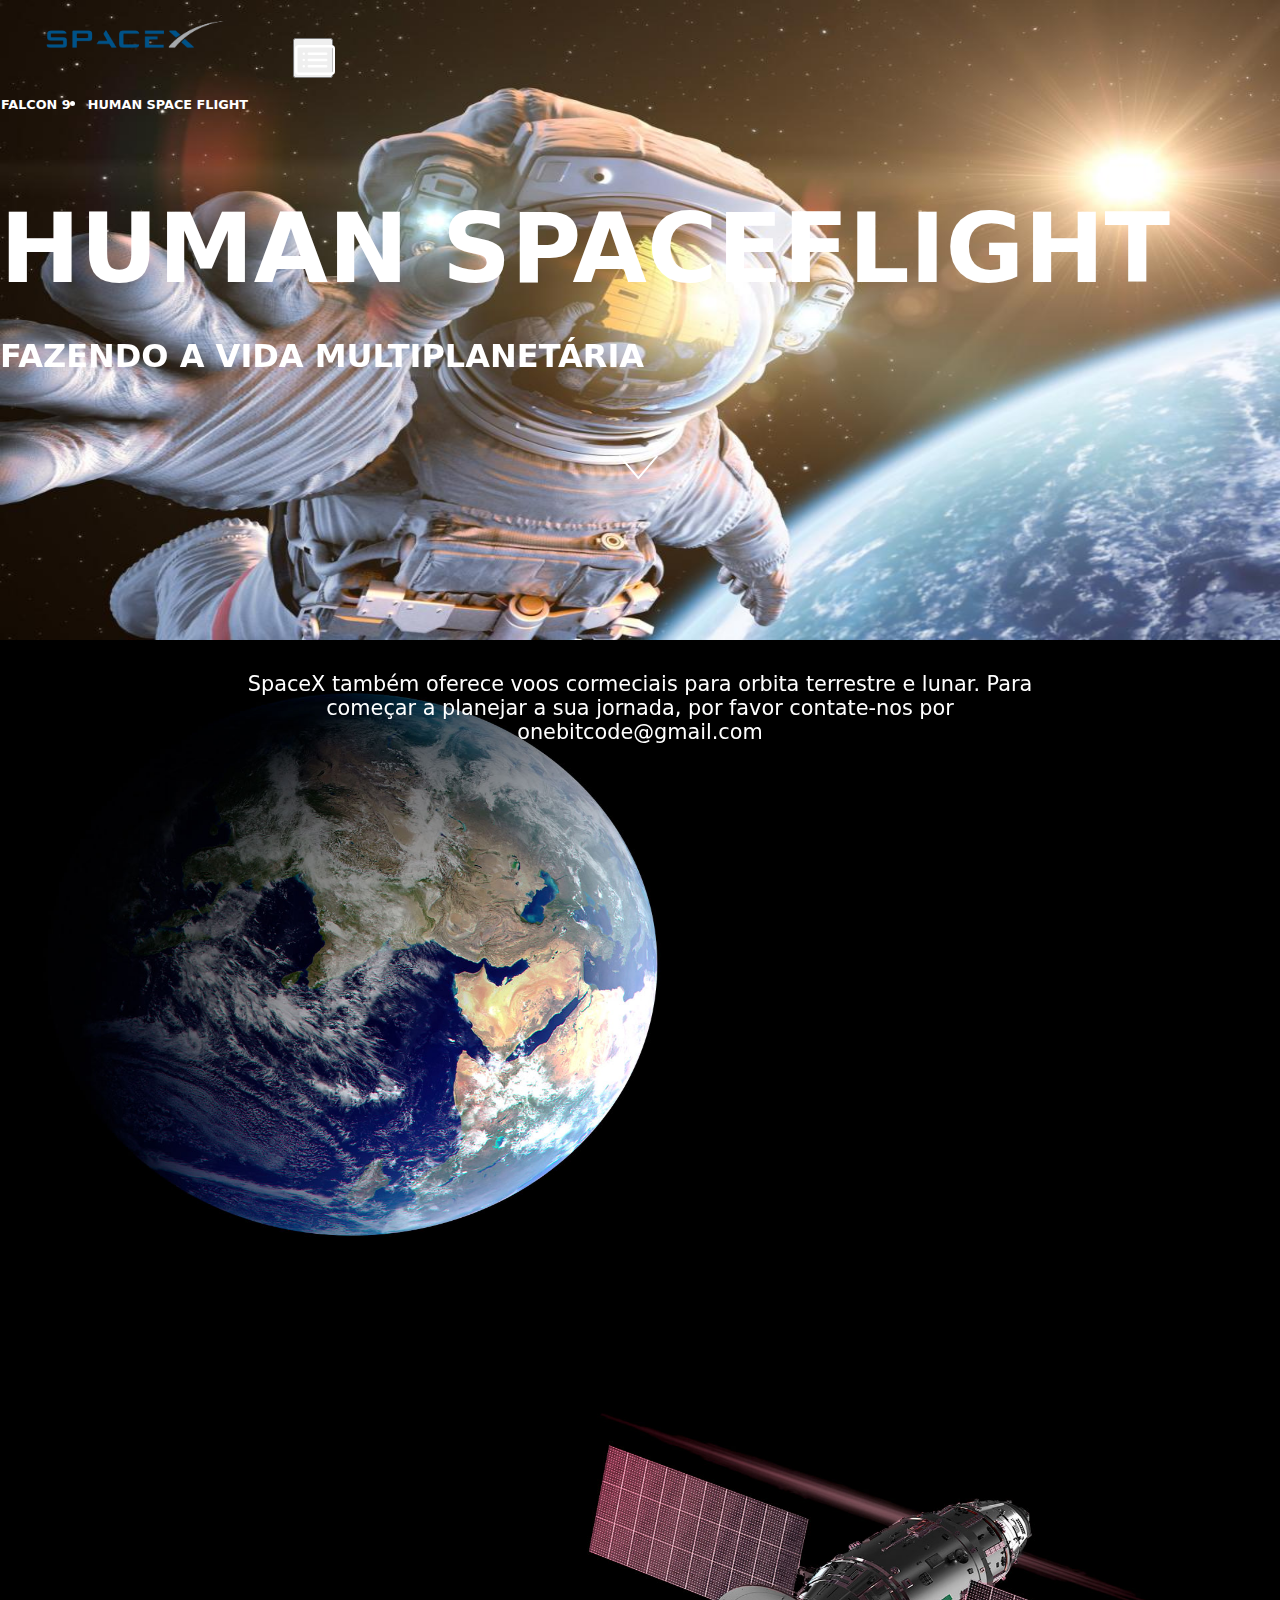
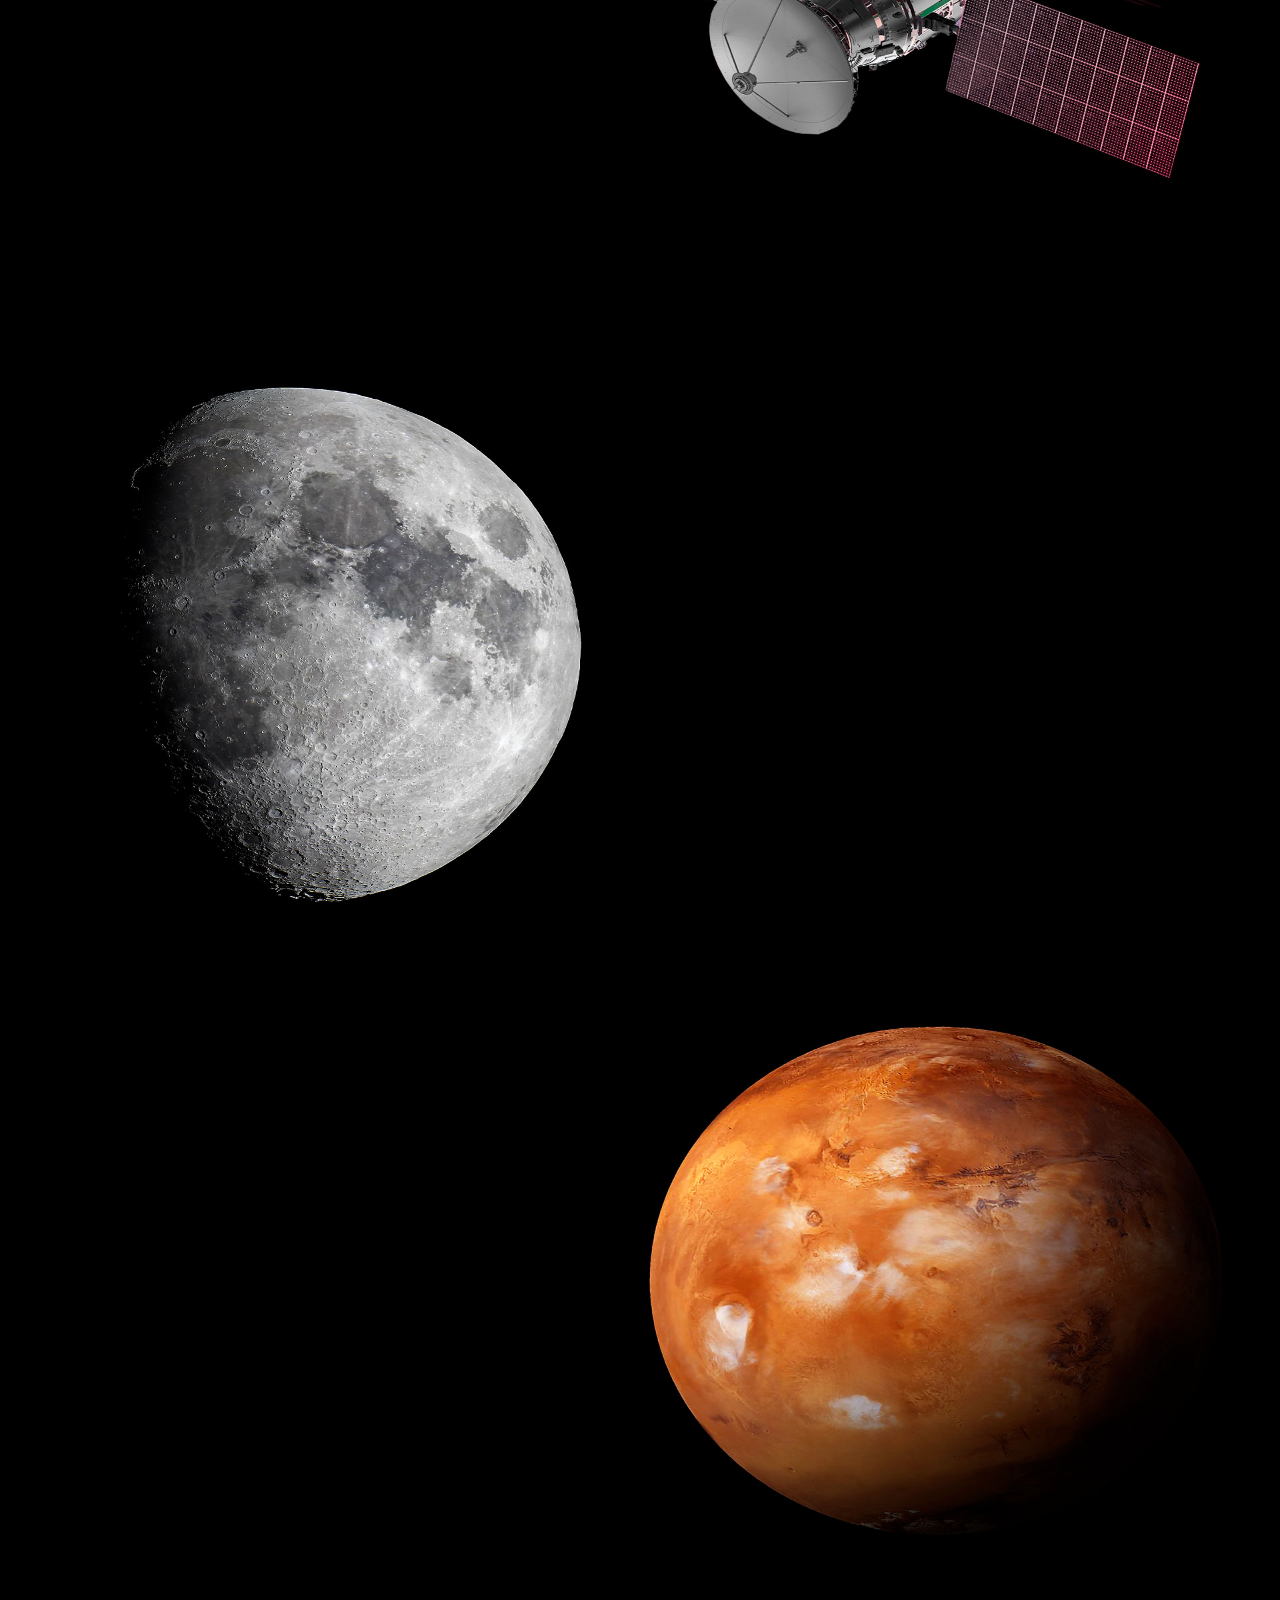
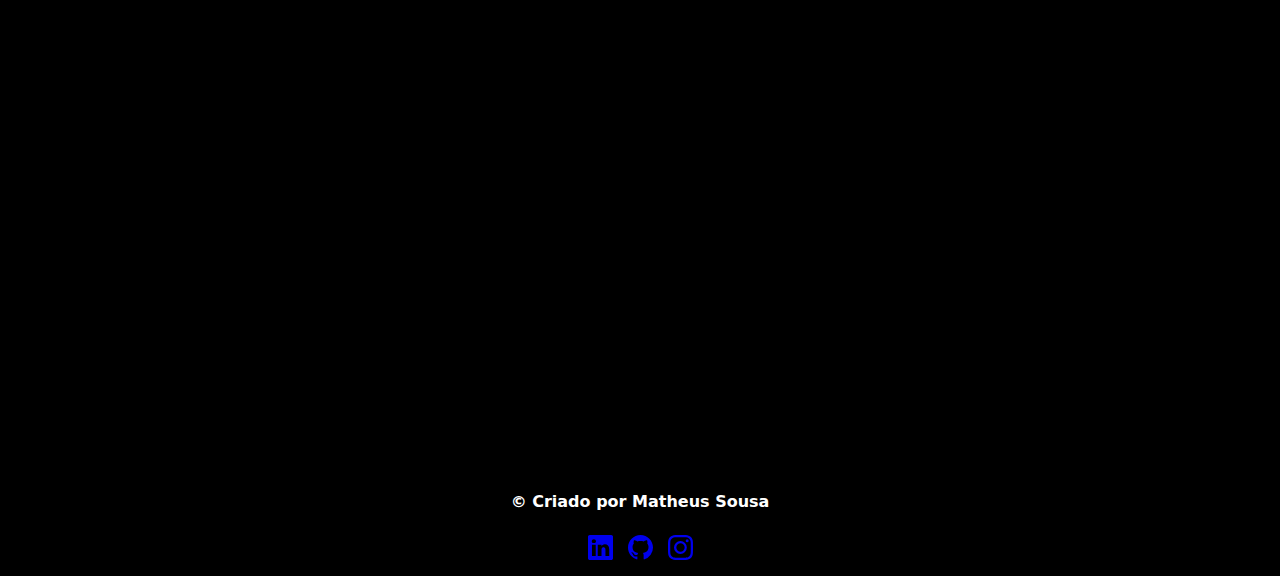
<file: human.html>
<!DOCTYPE html>
<html lang="pt-br">
<head>
  <meta charset="UTF-8">
  <meta http-equiv="X-UA-Compatible" content="IE=edge">
  <meta name="viewport" content="width=device-width, initial-scale=1.0">

  <!--Importação Favicon-->
  <link rel="shortcut icon" href="./Imagens/favicon.png" type="image/x-icon">

  <!--Importação Bootstrap-->
  <link href="https://cdn.jsdelivr.net/npm/bootstrap@5.1.3/dist/css/bootstrap.min.css" rel="stylesheet" integrity="sha384-1BmE4kWBq78iYhFldvKuhfTAU6auU8tT94WrHftjDbrCEXSU1oBoqyl2QvZ6jIW3" crossorigin="anonymous">
  <script src="https://cdn.jsdelivr.net/npm/bootstrap@5.1.3/dist/js/bootstrap.bundle.min.js" integrity="sha384-ka7Sk0Gln4gmtz2MlQnikT1wXgYsOg+OMhuP+IlRH9sENBO0LRn5q+8nbTov4+1p" crossorigin="anonymous" defer></script> 

  <!--Importação CSS-->
  <link rel="stylesheet" href="./css/humanSpace.css">

  <!--Importação Animação AOS-->
  <link href="https://unpkg.com/aos@2.3.1/dist/aos.css" rel="stylesheet">

  <!--Importação Script-->
  <script src="./human.js" defer></script>

  <title>SpaceX</title>
</head>
<body>

  <div id="indicator"></div>

  <!--Conteúdo Todo-->
<div id="mainContent">

  <!--Conteúdo Principal-->
  <main id="main-content">

  <!--Header-->
    <header>
      <nav class="navbar navbar-expand-lg bg-body-tertiary">
        <div class="container-fluid">
          <a href="./index.html"><img src="./Imagens/spaceX.png" alt="imgLogo" id="imgLogo"></a>
          <button class="navbar-toggler" type="button" data-bs-toggle="collapse" data-bs-target="#navbarNav" aria-controls="navbarNav" aria-expanded="false" aria-label="Toggle navigation" style="color: transparent;">
          <span class="navbar-toggler-icon"><svg xmlns="http://www.w3.org/2000/svg" width="2.5rem" height="2.5rem" fill="currentColor" class="bi bi-card-list" style="color: #fff;" viewBox="0 0 16 16">
            <path d="M14.5 3a.5.5 0 0 1 .5.5v9a.5.5 0 0 1-.5.5h-13a.5.5 0 0 1-.5-.5v-9a.5.5 0 0 1 .5-.5h13zm-13-1A1.5 1.5 0 0 0 0 3.5v9A1.5 1.5 0 0 0 1.5 14h13a1.5 1.5 0 0 0 1.5-1.5v-9A1.5 1.5 0 0 0 14.5 2h-13z"/>
            <path d="M5 8a.5.5 0 0 1 .5-.5h7a.5.5 0 0 1 0 1h-7A.5.5 0 0 1 5 8zm0-2.5a.5.5 0 0 1 .5-.5h7a.5.5 0 0 1 0 1h-7a.5.5 0 0 1-.5-.5zm0 5a.5.5 0 0 1 .5-.5h7a.5.5 0 0 1 0 1h-7a.5.5 0 0 1-.5-.5zm-1-5a.5.5 0 1 1-1 0 .5.5 0 0 1 1 0zM4 8a.5.5 0 1 1-1 0 .5.5 0 0 1 1 0zm0 2.5a.5.5 0 1 1-1 0 .5.5 0 0 1 1 0z"/>
          </svg></span>
          </button>
        <div class="collapse navbar-collapse" id="navbarNav">
          <ul class="navbar-nav">
            <li><a href="./falcon9.html" class="navBarBtn link">Falcon 9</a></li>
            <li><a href="#" class="navBarBtn link">Human Space Flight</a></li>
          </ul>
          </div>
        </div>
      </nav>
    </header>
    
    <div class="text-center" id="content" data-aos="fade-up" data-aos-duration="1000">
      <h1>HUMAN SPACEFLIGHT</h1>
      <h5>FAZENDO A VIDA MULTIPLANETÁRIA</h5>
    </div>
    <img src="./Imagens/home/arrowDown.gif" alt="imgArrowDown" id="arrowDown">
  </main>

  <!--Segundo Conteúdo-->
  <section id="content-two">
    <p id="paragraph" data-aos="flip-up" data-aos-duration="1500">SpaceX também oferece voos cormeciais para orbita terrestre e lunar. Para começar a planejar a sua jornada, por favor contate-nos por onebitcode@gmail.com</p>
    <div id="contentTwo" data-aos="fade-right" data-aos-duration="1500">
      <h5>MISSAO</h5>
      <h1>ORBITA DA TERRA</h1>
      <h5>EXPERIMENTE O PLANETA AZUL A 300KM DE ALTURA</h5>
      <button class="btn btn-outline-light" id="mainBtnTwo">Explorar</button>
    </div>
  </section>

  <!--Terceiro Conteúdo-->
  <section id="content-third">
    <div id="contentThird" data-aos="zoom-in-up" data-aos-duration="1500">
      <h5>MISSAO</h5>
      <h1>ESTAÇÃO ESPACIAL</h1>
      <h5>TRANSPORTANTO HUMANOS PARA O LABORATÓRIO VOADOR NO CÉU</h5>
      <button class="btn btn-outline-light" id="mainBtnThird">Explorar</button>
    </div>
  </section>

  <!--Quarto Conteúdo-->
  <section id="content-fourth">
    <div id="contentFourth" data-aos="zoom-in-right" data-aos-duration="1500">
      <h5>MISSAO</h5>
      <h1>LUA</h1>
      <h5>RETORNANDO HUMANOS PARA A NOSSA LUA VIZINHA</h5>
      <button class="btn btn-outline-light" id="mainBtnFourth">explorar</button>
    </div>
  </section>

  <!--Quinto Conteúdo-->
  <section id="content-five">
    <div id="contentFive" data-aos="fade-up" data-aos-duration="3000">
      <h5>MISSAO</h5>
      <h1>MARTE E ALÉM</h1>
      <h5>O CAMINHO PARA TORNAR A HUMANIDADE MULTIPLANETÁRIA</h5>
      <button class="btn btn-outline-light" id="mainBtnFive">Explorar</button>
    </div>
  </section>

  <!--Sexto Conteúdo-->
  <section id="content-six">
    <div id="content" class="text-center" data-aos="zoom-in-up" data-aos-duration="1000">
      <p id="mainTitle">Para mais informações sobre os serviços entre em contato com onebitcode@gmail.com</p>
      <button class="btn">BAIXAR GUIA DO USUARIO</button>
      <button class="btn">CAPACIDADES E SERVIÇOS</button>
    </div>
  </section>

  <!--Footer-->
  <footer>
    <p id="titleFooter">&copy; Criado por Matheus Sousa</p>
    <div id="icons">
      <a target="_blank" href="https://www.linkedin.com/in/matheussousadev/"><svg xmlns="http://www.w3.org/2000/svg" width="25" height="25" fill="currentColor" class="bi bi-linkedin icon" viewBox="0 0 16 16">
        <path d="M0 1.146C0 .513.526 0 1.175 0h13.65C15.474 0 16 .513 16 1.146v13.708c0 .633-.526 1.146-1.175 1.146H1.175C.526 16 0 15.487 0 14.854V1.146zm4.943 12.248V6.169H2.542v7.225h2.401zm-1.2-8.212c.837 0 1.358-.554 1.358-1.248-.015-.709-.52-1.248-1.342-1.248-.822 0-1.359.54-1.359 1.248 0 .694.521 1.248 1.327 1.248h.016zm4.908 8.212V9.359c0-.216.016-.432.08-.586.173-.431.568-.878 1.232-.878.869 0 1.216.662 1.216 1.634v3.865h2.401V9.25c0-2.22-1.184-3.252-2.764-3.252-1.274 0-1.845.7-2.165 1.193v.025h-.016a5.54 5.54 0 0 1 .016-.025V6.169h-2.4c.03.678 0 7.225 0 7.225h2.4z"/>
        </svg></a> 
      <a target="_blank" href="https://github.com/MatheusSousa000"><svg xmlns="http://www.w3.org/2000/svg" width="25" height="25" fill="currentColor" class="bi bi-github icon" viewBox="0 0 16 16">
        <path d="M8 0C3.58 0 0 3.58 0 8c0 3.54 2.29 6.53 5.47 7.59.4.07.55-.17.55-.38 0-.19-.01-.82-.01-1.49-2.01.37-2.53-.49-2.69-.94-.09-.23-.48-.94-.82-1.13-.28-.15-.68-.52-.01-.53.63-.01 1.08.58 1.23.82.72 1.21 1.87.87 2.33.66.07-.52.28-.87.51-1.07-1.78-.2-3.64-.89-3.64-3.95 0-.87.31-1.59.82-2.15-.08-.2-.36-1.02.08-2.12 0 0 .67-.21 2.2.82.64-.18 1.32-.27 2-.27.68 0 1.36.09 2 .27 1.53-1.04 2.2-.82 2.2-.82.44 1.1.16 1.92.08 2.12.51.56.82 1.27.82 2.15 0 3.07-1.87 3.75-3.65 3.95.29.25.54.73.54 1.48 0 1.07-.01 1.93-.01 2.2 0 .21.15.46.55.38A8.012 8.012 0 0 0 16 8c0-4.42-3.58-8-8-8z"/>
        </svg></a> 
      <a target="_blank" href="https://www.instagram.com/devlpsousa/"><svg xmlns="http://www.w3.org/2000/svg" width="25" height="25" fill="currentColor" class="bi bi-instagram icon" viewBox="0 0 16 16">
        <path d="M8 0C5.829 0 5.556.01 4.703.048 3.85.088 3.269.222 2.76.42a3.917 3.917 0 0 0-1.417.923A3.927 3.927 0 0 0 .42 2.76C.222 3.268.087 3.85.048 4.7.01 5.555 0 5.827 0 8.001c0 2.172.01 2.444.048 3.297.04.852.174 1.433.372 1.942.205.526.478.972.923 1.417.444.445.89.719 1.416.923.51.198 1.09.333 1.942.372C5.555 15.99 5.827 16 8 16s2.444-.01 3.298-.048c.851-.04 1.434-.174 1.943-.372a3.916 3.916 0 0 0 1.416-.923c.445-.445.718-.891.923-1.417.197-.509.332-1.09.372-1.942C15.99 10.445 16 10.173 16 8s-.01-2.445-.048-3.299c-.04-.851-.175-1.433-.372-1.941a3.926 3.926 0 0 0-.923-1.417A3.911 3.911 0 0 0 13.24.42c-.51-.198-1.092-.333-1.943-.372C10.443.01 10.172 0 7.998 0h.003zm-.717 1.442h.718c2.136 0 2.389.007 3.232.046.78.035 1.204.166 1.486.275.373.145.64.319.92.599.28.28.453.546.598.92.11.281.24.705.275 1.485.039.843.047 1.096.047 3.231s-.008 2.389-.047 3.232c-.035.78-.166 1.203-.275 1.485a2.47 2.47 0 0 1-.599.919c-.28.28-.546.453-.92.598-.28.11-.704.24-1.485.276-.843.038-1.096.047-3.232.047s-2.39-.009-3.233-.047c-.78-.036-1.203-.166-1.485-.276a2.478 2.478 0 0 1-.92-.598 2.48 2.48 0 0 1-.6-.92c-.109-.281-.24-.705-.275-1.485-.038-.843-.046-1.096-.046-3.233 0-2.136.008-2.388.046-3.231.036-.78.166-1.204.276-1.486.145-.373.319-.64.599-.92.28-.28.546-.453.92-.598.282-.11.705-.24 1.485-.276.738-.034 1.024-.044 2.515-.045v.002zm4.988 1.328a.96.96 0 1 0 0 1.92.96.96 0 0 0 0-1.92zm-4.27 1.122a4.109 4.109 0 1 0 0 8.217 4.109 4.109 0 0 0 0-8.217zm0 1.441a2.667 2.667 0 1 1 0 5.334 2.667 2.667 0 0 1 0-5.334z"/>
        </svg></a> 
    </div>
  </footer>

</div>

  <!--Importação Animação AOS-->
  <script src="https://unpkg.com/aos@2.3.1/dist/aos.js"></script>
  <script>
    AOS.init();
  </script>

</body>
</html>
</file>
<file: css/style.css>
*{margin:0;padding:0;font-family:system-ui,-apple-system,BlinkMacSystemFont,"Segoe UI",Roboto,Oxygen,Ubuntu,Cantarell,"Open Sans","Helvetica Neue",sans-serif}#indicator{background-color:#fff;height:.35rem;width:0;position:fixed;top:0}#main-content{background-image:url(../Imagens/home/01.jpg);background-size:cover;height:40rem;background-position:center;background-repeat:no-repeat;background-size:100% 100%}#main-content header{color:#fff;background-color:rgba(0,0,0,0)}#main-content header #imgLogo{height:5rem;max-width:15rem}#main-content header .img-fluid{margin-right:1rem;max-width:15rem}#main-content header .navbar-toggler{height:2.5rem;width:2.5rem;padding:0;margin:0 2rem 1rem 2rem}#main-content header .navbar-nav{display:flex;gap:15px}#main-content header .navbar-nav .nav-item{padding:0}#main-content header .navBarBtn{color:#fff;border:1px solid rgba(0,0,0,0);background-color:rgba(0,0,0,0);transition:.5s;text-transform:uppercase;font-weight:600;font-size:.8rem}#main-content header .link{position:relative;display:inline-block;text-decoration:none;color:#fff}#main-content header .link::before,#main-content header .link::after{content:"";position:absolute;left:0;width:100%;height:2px;background-color:#fff;transform:scaleX(0);transition:transform .35s}#main-content header .link::before{top:-5px;transform-origin:left}#main-content header .link::after{bottom:-3px;transform-origin:right}#main-content header .link:hover::before,#main-content header .link:hover::after,#main-content header .active::before,#main-content header .active::after{transform:scaleX(1)}#main-content #content{cursor:default;color:#fff;margin:11.5rem 0 0 2.3rem}#main-content #content #mainBtn{transition:.5s;border:2px solid #fff;text-transform:uppercase;margin-top:3rem;padding:1rem 2.2rem 1rem 2.2rem}#main-content #arrowDown{width:8rem;height:5rem;display:grid;place-items:center;margin:0 auto;margin-top:3rem}#content-two{background-image:url(../Imagens/home/03.jpg);background-size:cover;height:40rem;background-position:center;background-repeat:no-repeat;background-size:100% 100%}#content-two #contentTwo{cursor:default;padding:11rem 0 0 2rem;color:#fff;max-width:35rem}#content-two #contentTwo #mainBtnTwo{transition:.5s;border:2px solid #fff;text-transform:uppercase;margin-top:3rem;padding:1rem 2.2rem 1rem 2.2rem}#content-third{background-image:url(../Imagens/home/02.gif);background-size:cover;height:40rem;background-position:center;background-repeat:no-repeat;background-size:100% 100%}#content-third #contentThird{cursor:default;padding:11rem 0 0 2rem;color:#fff;max-width:35rem}#content-third #contentThird #mainBtnThird{transition:.5s;border:2px solid #fff;text-transform:uppercase;margin-top:3rem;padding:1rem 2.2rem 1rem 2.2rem}#content-fourth{background-image:url(../Imagens/home/04.jpg);background-size:cover;height:40rem;background-position:center;background-repeat:no-repeat;background-size:100% 100%}#content-fourth #contentFourth{cursor:default;padding:11rem 0 0 2rem;color:#fff;max-width:32rem}#content-fourth #contentFourth #mainBtnFourth{transition:.5s;border:2px solid #fff;text-transform:uppercase;margin-top:3rem;padding:1rem 2.2rem 1rem 2.2rem}footer{color:#fff;cursor:default;background-color:#000;height:6rem;display:grid;place-items:center}footer #titleFooter{font-weight:600;margin:0}footer #icons{display:flex;gap:15px}footer #icons .icon{transition:.5s}footer #icons .icon:hover{scale:1.2}@media screen and (min-width: 1700px)and (max-width: 2560px){#main-content,#content-two,#content-third,#content-fourth{height:70rem}#main-content header #imgLogo{height:10rem;max-width:30rem}#main-content header .navBarBtn{font-size:1.5rem}#mainContent h1{font-size:4rem;max-width:50rem}#mainContent h5{font-size:2rem}#mainBtn,#mainBtnTwo,#mainBtnThird,#mainBtnFourth{font-size:2rem;border-radius:.4rem}footer{height:100%}footer #titleFooter{font-weight:600;font-size:2rem;margin-bottom:1rem}footer #icons .icon{width:3rem;height:3rem}}@media screen and (max-width: 415px){.img-fluid{width:11rem}#main-content header #imgLogo{height:5rem;max-width:10rem}}/*# sourceMappingURL=style.css.map */
</file>
<file: css/falcon9.css>
*{margin:0;padding:0;font-family:system-ui,-apple-system,BlinkMacSystemFont,"Segoe UI",Roboto,Oxygen,Ubuntu,Cantarell,"Open Sans","Helvetica Neue",sans-serif}#main-content{background-image:url(../Imagens/falcon9/01.jpg);background-size:cover;height:40rem;background-size:100% 100%}#main-content #titleOne{font-size:6rem;cursor:default;font-weight:600}#main-content header{color:#fff;background-color:rgba(0,0,0,0)}#main-content header #imgLogo{height:5rem;max-width:15rem}#main-content header .img-fluid{margin-right:1rem;max-width:15rem}#main-content header .navbar-toggler{height:2.5rem;width:2.5rem;padding:0;margin:0 2rem 1rem 2rem}#main-content header .navbar-nav{display:flex;gap:15px}#main-content header .navbar-nav .nav-item{padding:0}#main-content header .navBarBtn{color:#fff;border:1px solid rgba(0,0,0,0);background-color:rgba(0,0,0,0);transition:.5s;text-transform:uppercase;font-weight:600;font-size:.8rem}#main-content header .link{position:relative;display:inline-block;text-decoration:none;color:#fff}#main-content header .link::before,#main-content header .link::after{content:"";position:absolute;left:0;width:100%;height:2px;background-color:#fff;transform:scaleX(0);transition:transform .35s}#main-content header .link::before{top:-5px;transform-origin:left}#main-content header .link::after{bottom:-3px;transform-origin:right}#main-content header .link:hover::before,#main-content header .link:hover::after,#main-content header .active::before,#main-content header .active::after{transform:scaleX(1)}#main-content #content{cursor:default;color:#fff;margin:8.5rem 0 0 1.6rem}#main-content #content #mainBtn{transition:.5s;border:2px solid #fff;text-transform:uppercase;margin-top:3rem;padding:1rem 2.2rem 1rem 2.2rem}#content-two{background-image:url(../Imagens/falcon9/02.jpg);background-size:cover;height:40rem;background-size:100% 100%}#content-two #contentTwo{cursor:default;padding-top:2rem;color:#fff;display:grid;grid-template-columns:repeat(3, 1fr)}#content-two #contentTwo .titleContent{cursor:default;font-size:6rem;margin:0}#content-two #contentTwo .descriptionContent{cursor:default;font-size:1.3rem}#content-two #mainTitle{cursor:default;padding:5rem 0 0 0;margin:0 0 0 2.5rem;color:#fff;font-size:1.6rem;max-width:37.5rem}#content-third .d-block{height:40rem}#content-third .carousel-inner{height:40rem}#content-third .carousel-inner .one{background-image:url(../Imagens/falcon9/03.jpg);background-size:cover;height:40rem;background-size:100% 100%}#content-third .carousel-inner .one #tableOne{padding:12rem 0 0 6rem}#content-third .carousel-inner .one #tableOne #titleTable{cursor:default;color:#fff;font-size:1.2rem}#content-third .carousel-inner .one #tableOne #descriptionTable{cursor:default;color:#fff;font-size:1.8rem;font-weight:600}#content-third .carousel-inner .one #tableOne .table{color:#fff;max-width:30rem}#content-third .carousel-inner .two{background-image:url(../Imagens/falcon9/04.jpg);background-size:cover;height:40rem;background-size:100% 100%}#content-third .carousel-inner .two #content{padding:13rem 0 0 8rem;max-width:36rem}#content-third .carousel-inner .two #content #titleOne{color:#fff;font-size:1.1rem}#content-third .carousel-inner .two #content #titleTwo{color:#fff;font-size:1.8rem;font-weight:600;margin:0}#content-third .carousel-inner .two #content #descriptionOne,#content-third .carousel-inner .two #content #descriptionTwo{padding-top:1rem;margin:0;color:#fff}#content-third .carousel-inner .third{background-image:url(../Imagens/falcon9/05.jpg);background-size:cover;height:40rem;background-size:100% 100%}#content-third .carousel-inner .third #content{padding:13rem 0 0 8rem;max-width:34.5rem;color:#e4e4e4}#content-third .carousel-inner .third #content #titleTwo{font-size:1.8rem;font-weight:600}#content-third .carousel-inner .third #content #widthTable{color:#e4e4e4}#content-third .carousel-inner .fourth{background-image:url(../Imagens/falcon9/06.jpg);background-size:cover;height:40rem;background-size:100% 100%}#content-third .carousel-inner .fourth #content{padding:13rem 0 0 8rem;max-width:38rem;color:#e4e4e4}#content-third .carousel-inner .fourth #content .title{font-size:1.2rem}#content-third .carousel-inner .fourth #content #mainTitle{font-size:1.6rem;font-weight:600}#content-third .carousel-inner .five{background-image:url(../Imagens/falcon9/07.jpg);background-size:cover;height:40rem;background-size:100% 100%}#content-third .carousel-inner .five #content{padding:13rem 0 0 8rem;max-width:34.5rem;color:#e4e4e4}#content-third .carousel-inner .five #content #titleTwo{font-size:1.7rem;font-weight:600}#content-third .carousel-inner .five #content #widthTable{color:#e4e4e4}#content-fourth{background-image:url(../Imagens/falcon9/08.jpg);background-size:cover;height:40rem;background-size:100% 100%}#content-fourth #content{cursor:default;padding:12rem 0 0 8rem;max-width:34.5rem;color:#e4e4e4}#content-fourth #content #titleTwo{cursor:default;font-size:1.8rem;font-weight:600}#content-fourth #content #widthTable{color:#e4e4e4}#content-five{cursor:default}#content-five .paragraph{background-color:#000;color:#fff;border-radius:.3rem;padding:.5rem}#content-five .d-block{height:40rem}#content-five .carousel-inner{width:100%;height:40rem}#content-five .carousel-inner .one{background-image:url(../Imagens/falcon9/09.jpg);background-size:cover;height:40rem;background-size:100% 100%}#content-five .carousel-inner .two{background-image:url(../Imagens/falcon9/10.jpg);background-size:cover;height:40rem;background-size:100% 100%}#content-five .carousel-inner .third{background-image:url(../Imagens/falcon9/11.jpg);background-size:cover;height:40rem;background-size:100% 100%}#content-five .carousel-inner .fourth{background-image:url(../Imagens/falcon9/12.jpg);background-size:cover;height:40rem;background-size:100% 100%}#content-five .carousel-inner .five{background-image:url(../Imagens/falcon9/13.jpg);background-size:cover;height:40rem;background-size:100% 100%}#content-five .carousel-inner .six{background-image:url(../Imagens/falcon9/14.jpg);background-size:cover;height:40rem;background-size:100% 100%}#content-six{background-color:#000;height:30rem;display:grid;place-items:center;gap:25px;cursor:default}#content-six #mainTitle{color:#fff;font-size:1.1rem}#content-six .btn{border:2px solid #fff;color:#fff;padding:1rem;margin:.5rem;transition:.5s;cursor:pointer}#content-six .btn:hover{background-color:#e4e4e4;color:#000}footer{color:#fff;cursor:default;background-color:#000;height:6rem;display:grid;place-items:center}footer #titleFooter{margin:0;font-weight:600}footer #icons{display:flex;gap:15px}footer #icons .icon{transition:.5s}footer #icons .icon:hover{scale:1.2}@media screen and (min-width: 1400px)and (max-width: 2560px){#main-content,#content-two,#content-fourth{height:70rem}#main-content header #imgLogo{height:10rem;max-width:30rem}#main-content header .navBarBtn{font-size:1.5rem}#main-content #titleOne{padding-top:10rem;font-size:7rem}#main-content #paragraphOne{font-size:2rem}#content-two #mainTitle{padding:6rem 0 0 10rem;max-width:60rem;font-size:2.5rem}#content-third .d-block{height:70rem}#content-third .carousel-inner{height:70rem}#content-third .carousel-inner .one{height:70rem;padding-left:10rem}#content-third .carousel-inner .one #tableOne{font-size:2rem;max-width:70rem}#content-third .carousel-inner .two{height:70rem;margin:0}#content-third .carousel-inner .two #content{padding:0 0 0 15rem;max-width:50rem;height:70rem;font-size:2rem}#content-third .carousel-inner .third,#content-third .carousel-inner .fourth,#content-third .carousel-inner .five{height:70rem;font-size:1.8rem;padding-left:10rem}#content-third .carousel-inner .third #content,#content-third .carousel-inner .fourth #content,#content-third .carousel-inner .five #content{max-width:50rem}#content-fourth #content{font-size:2.2rem;max-width:50rem}#content-five .paragraph{font-size:2rem}#content-five .d-block{height:70rem}#content-five .carousel-inner{width:100%;height:70rem}#content-five .carousel-inner .one,#content-five .carousel-inner .two,#content-five .carousel-inner .third,#content-five .carousel-inner .fourth,#content-five .carousel-inner .five,#content-five .carousel-inner .six{height:70rem}#content-six #mainTitle{font-size:2rem}#content-six .btn{padding:2rem;font-size:2rem;border-radius:1rem}footer{height:100%}footer #titleFooter{font-size:2rem;margin-bottom:1rem}footer #icons .icon{width:3rem;height:3rem}}@media screen and (max-width: 750px){#content-two #mainTitle{color:#fff;font-size:1.3rem;max-width:30rem}#content-two #contentTwo .titleContent{font-size:4rem;margin:0}#content-two #contentTwo .descriptionContent{cursor:default;font-size:1rem}#content-third .carousel-inner .one #tableOne .table{color:#fff;max-width:25rem}}@media screen and (max-width: 596px){#content-third .carousel-inner .one #tableOne{padding:2rem 0 0 2rem}#content-third .carousel-inner .one #content{padding:0}#content-third .carousel-inner .two #content{padding:2rem 0 0 2rem;max-width:22rem}#content-third .carousel-inner .third #content,#content-third .carousel-inner .fourth #content,#content-third .carousel-inner .five #content{padding:2rem 0 0 2rem;max-width:27rem}#content-fourth #content{padding:2rem 0 0 2rem;max-width:25rem}}@media screen and (max-width: 520px){#main-content #content{margin:10rem 2rem 0rem 2rem}#main-content #content #titleOne{font-size:4.5rem}#content-two #mainTitle{font-size:1.2rem;max-width:25rem}#content-two #contentTwo .titleContent{font-size:3rem;margin:0}#content-two #contentTwo .descriptionContent{cursor:default;font-size:.5rem;font-weight:600}#content-third .carousel-inner .one #tableOne{padding:2rem 0 0 2rem}#content-third .carousel-inner .one #content{padding:0}#content-third .carousel-inner .two #content{padding:2rem 0 0 2rem;max-width:20rem}#content-third .carousel-inner .third #content{padding:2rem 0 0 2rem;max-width:25rem}#content-third .carousel-inner .fourth #content{padding:2rem 0 0 2rem;max-width:25rem}#content-third .carousel-inner .five #content{padding:2rem 0 0 2rem;max-width:25rem}}@media screen and (max-width: 495px){#content-third .carousel-inner .one #tableOne{padding:2rem 0 0 2rem;max-width:22rem}#content-third .carousel-inner .one #content{padding:0;max-width:22rem}#content-third .carousel-inner .two #content{padding:2rem 0 0 2rem;max-width:17rem}#content-third .carousel-inner .third #content,#content-third .carousel-inner .fourth #content,#content-third .carousel-inner .five #content{padding:2rem 0 0 2rem;max-width:22rem}#content-fourth #content{padding:2rem 0 0 2rem;max-width:21rem}}@media screen and (max-width: 438px){#main-content header #imgLogo{height:5rem;max-width:10rem}#main-content #content #titleOne{font-size:3.4rem}#main-content #content #paragraphOne{font-size:.9rem}#main-content header{padding:0}#main-content header #imgLogo{height:5rem;max-width:10rem}#content-two #mainTitle{color:#fff;font-size:1.1rem;max-width:20rem}#content-third .carousel-inner .one #tableOne{padding:2rem 0 0 2rem;max-width:19rem}#content-third .carousel-inner .one #content{padding:0;max-width:19rem}#content-third .carousel-inner .two #content{padding:2rem 0 0 2rem;max-width:14rem}#content-third .carousel-inner .third #content,#content-third .carousel-inner .fourth #content,#content-third .carousel-inner .five #content{padding:2rem 0 0 2rem;max-width:19rem}}@media screen and (max-width: 386px){#content-two #mainTitle{margin:1rem}#content-third .carousel-inner .one #tableOne{max-width:17rem}#content-third .carousel-inner .one #content{padding:0;max-width:16rem}#content-third .carousel-inner .two #content{padding:2rem 0 0 2rem;max-width:12rem}#content-third .carousel-inner .third #content,#content-third .carousel-inner .fourth #content,#content-third .carousel-inner .five #content{padding:2rem 0 0 2rem;max-width:16rem}#content-fourth #content{padding:2rem 0 0 2rem;max-width:17rem}}/*# sourceMappingURL=falcon9.css.map */
</file>
<file: css/humanSpace.css>
*{margin:0;padding:0;font-family:system-ui,-apple-system,BlinkMacSystemFont,"Segoe UI",Roboto,Oxygen,Ubuntu,Cantarell,"Open Sans","Helvetica Neue",sans-serif}#indicator{background-color:#fff;height:.35rem;width:0;position:fixed;top:0}#main-content{background-image:url(../Imagens/humanFlight/01.jpg);background-size:cover;height:40rem;background-size:100% 100%}#main-content header{color:#fff;background-color:rgba(0,0,0,0)}#main-content header #imgLogo{height:5rem;max-width:15rem;margin-right:1rem}#main-content header .img-fluid{max-width:15rem}#main-content header .navbar-toggler{height:2.5rem;width:2.5rem;padding:0;margin:0 2rem 1rem 2rem}#main-content header .navbar-nav{display:flex;gap:15px}#main-content header .navbar-nav .nav-item{padding:0}#main-content header .navBarBtn{color:#fff;border:1px solid rgba(0,0,0,0);background-color:rgba(0,0,0,0);transition:.5s;text-transform:uppercase;font-weight:600;font-size:.8rem}#main-content header .link{position:relative;display:inline-block;text-decoration:none;color:#fff}#main-content header .link::before,#main-content header .link::after{content:"";position:absolute;left:0;width:100%;height:2px;background-color:#fff;transform:scaleX(0);transition:transform .35s}#main-content header .link::before{top:-5px;transform-origin:left}#main-content header .link::after{bottom:-3px;transform-origin:right}#main-content header .link:hover::before,#main-content header .link:hover::after,#main-content header .active::before,#main-content header .active::after{transform:scaleX(1)}#main-content #content{cursor:default;color:#fff;padding:0}#main-content #content h1{margin-top:5rem;font-weight:600;font-size:6rem}#main-content #content h5{font-size:2rem;margin:2rem 0 3rem 0}#main-content #arrowDown{width:8rem;height:5rem;display:grid;place-items:center;margin:0 auto;margin-top:3rem}#content-two{background-image:url(../Imagens/humanFlight/02.jpg);background-size:cover;height:40rem;background-size:100% 100%}#content-two #paragraph{color:#fff;text-align:center;margin:0 auto;font-size:1.3rem;max-width:50rem;padding-top:2rem}#content-two #contentTwo{margin:10rem 0 0 34rem;cursor:default;color:#fff}#content-two #contentTwo h1{font-size:3rem}#content-two #contentTwo h5{font-size:1rem}#content-two #contentTwo #mainBtnTwo{margin-top:1rem;padding:1rem 2rem 1rem 2rem;text-transform:uppercase}#content-third{background-image:url(../Imagens/humanFlight/03.jpg);background-size:cover;height:40rem;background-size:100% 100%}#content-third #contentThird{cursor:default;color:#fff;padding:10rem 2rem 0 2rem}#content-third #contentThird h1{font-size:3rem}#content-third #contentThird h5{font-size:1rem;max-width:29rem}#content-third #contentThird #mainBtnThird{margin-top:1rem;padding:1rem 2rem 1rem 2rem;text-transform:uppercase}#content-fourth{background-image:url(../Imagens/humanFlight/04.jpg);background-size:cover;height:40rem;background-size:100% 100%}#content-fourth #contentFourth{cursor:default;color:#fff;padding:10rem 2rem 0 34rem}#content-fourth #contentFourth h1{font-size:3rem}#content-fourth #contentFourth h5{font-size:1rem}#content-fourth #contentFourth #mainBtnFourth{margin-top:1rem;padding:1rem 2rem 1rem 2rem;text-transform:uppercase}#content-five{background-image:url(../Imagens/humanFlight/05.jpg);background-size:cover;height:40rem;background-size:100% 100%}#content-five #contentFive{cursor:default;color:#fff;padding:10rem 2rem 0 2rem}#content-five #contentFive h1{font-size:3rem}#content-five #contentFive h5{font-size:1rem;max-width:31rem}#content-five #contentFive #mainBtnFive{margin-top:1rem;padding:1rem 2rem 1rem 2rem;text-transform:uppercase}#content-six{background-color:#000;height:30rem;display:grid;place-items:center;gap:25px;cursor:default}#content-six #mainTitle{color:#fff;font-size:1.1rem}#content-six .btn{border:2px solid #fff;color:#fff;padding:1rem;margin:.5rem;transition:.5s;cursor:pointer}#content-six .btn:hover{background-color:#e4e4e4;color:#000}footer{color:#fff;cursor:default;background-color:#000;height:6rem;display:grid;place-items:center}footer #titleFooter{margin:0;font-weight:600}footer #icons{display:flex;gap:15px}footer #icons .icon{transition:.5s}footer #icons .icon:hover{scale:1.2}@media screen and (min-width: 1950px)and (max-width: 2560px){#main-content,#content-two,#content-third,#content-fourth,#content-five{height:60rem}#main-content header #imgLogo{height:10rem;max-width:30rem}#main-content header .navBarBtn{font-size:1.5rem}#mainBtn,#mainBtnTwo,#mainBtnThird,#mainBtnFourth,#mainBtnFive{padding:1.2rem;font-size:1.5rem}#content-two #contentTwo,#content-fourth #contentFourth{padding:10rem 0 0 85rem;margin:0}#content-two #contentTwo h1,#content-fourth #contentFourth h1{font-size:4rem}#content-two #contentTwo h5,#content-fourth #contentFourth h5{font-size:1.6rem}#content-third #contentThird,#content-five #contentFive{padding:10rem 2rem 0 8rem;cursor:default;color:#fff}#content-third #contentThird h1,#content-five #contentFive h1{font-size:4rem}#content-third #contentThird h5,#content-five #contentFive h5{font-size:1.6rem}#content-two #paragraph{font-size:2rem;max-width:70%}#content-six #mainTitle{font-size:2rem}#content-six .btn{padding:1.3rem;font-size:1.5rem}footer #titleFooter{font-size:1.7rem}footer #icons .icon{width:2rem;height:2rem}}@media screen and (min-width: 1300px)and (max-width: 1949px){#main-content,#content-two,#content-third,#content-fourth,#content-five{height:50rem}#content-two #contentTwo,#content-fourth #contentFourth{margin:0;padding:8rem 0 0 60rem}#content-two #contentTwo h1,#content-fourth #contentFourth h1{font-size:4rem}#content-two #contentTwo h5,#content-fourth #contentFourth h5{font-size:1.6rem}#content-third #contentThird,#content-five #contentFive{padding:10rem 2rem 0 8rem;cursor:default;color:#fff}#content-third #contentThird h1,#content-five #contentFive h1{font-size:4rem}#content-third #contentThird h5,#content-five #contentFive h5{font-size:1.6rem}#content-two #paragraph{font-size:2rem;max-width:70%}#content-six #mainTitle{font-size:2rem}#content-six .btn{padding:1.3rem;font-size:1.5rem}footer #titleFooter{font-size:1.7rem}footer #icons .icon{width:2rem;height:2rem}}@media screen and (max-width: 836px){#main-content #content h1{font-size:4rem}#main-content #content h5{font-size:1.7rem}}@media screen and (max-width: 760px){#content-two #contentTwo,#content-fourth #contentFourth{padding:10rem 0 0 20rem;margin:0}#content-two #contentTwo h1,#content-fourth #contentFourth h1{font-size:3rem}#content-two #contentTwo h5,#content-fourth #contentFourth h5{font-size:1rem}}@media screen and (max-width: 587px){#main-content,#content-two,#content-third,#content-third,#content-fourth,#content-five{height:35rem}#content-two #contentTwo,#content-fourth #contentFourth{padding:7rem 0 0 15rem;margin:0}#content-two #contentTwo h1,#content-fourth #contentFourth h1{font-size:3rem}#content-two #contentTwo h5,#content-fourth #contentFourth h5{font-size:1rem}#content-two #paragraph{font-size:1.1rem}}@media screen and (max-width: 485px){#main-content,#content-two,#content-third,#content-third,#content-fourth,#content-five{height:32rem}#main-content header #imgLogo{height:5rem;max-width:10rem}#main-content #content{color:#fff}#main-content #content h1{font-weight:600;font-size:2.3rem}#main-content #content h5{font-size:1.2rem;margin:2rem 0 3rem 0}#content-two #contentTwo,#content-fourth #contentFourth{padding:5rem 0 0 8rem;margin:0}#content-two #contentTwo h1,#content-fourth #contentFourth h1{font-size:3rem}#content-two #contentTwo h5,#content-fourth #contentFourth h5{font-size:1rem}#content-two #paragraph{font-size:1.1rem}}@media screen and (max-width: 375px){#content-two #contentTwo,#content-fourth #contentFourth{padding:4rem 0 0 5rem;margin:0}#content-two #contentTwo h1,#content-fourth #contentFourth h1{font-size:2rem}#content-two #contentTwo h5,#content-fourth #contentFourth h5{font-size:.8rem}#content-two #paragraph{font-size:1rem}#content-third #contentThird,#content-five #contentFive{padding:10rem 2rem 0 2rem;margin:0}#content-third #contentThird h1,#content-five #contentFive h1{font-size:2rem}#content-third #contentThird h5,#content-five #contentFive h5{font-size:.8rem}}/*# sourceMappingURL=humanSpace.css.map */
</file>
